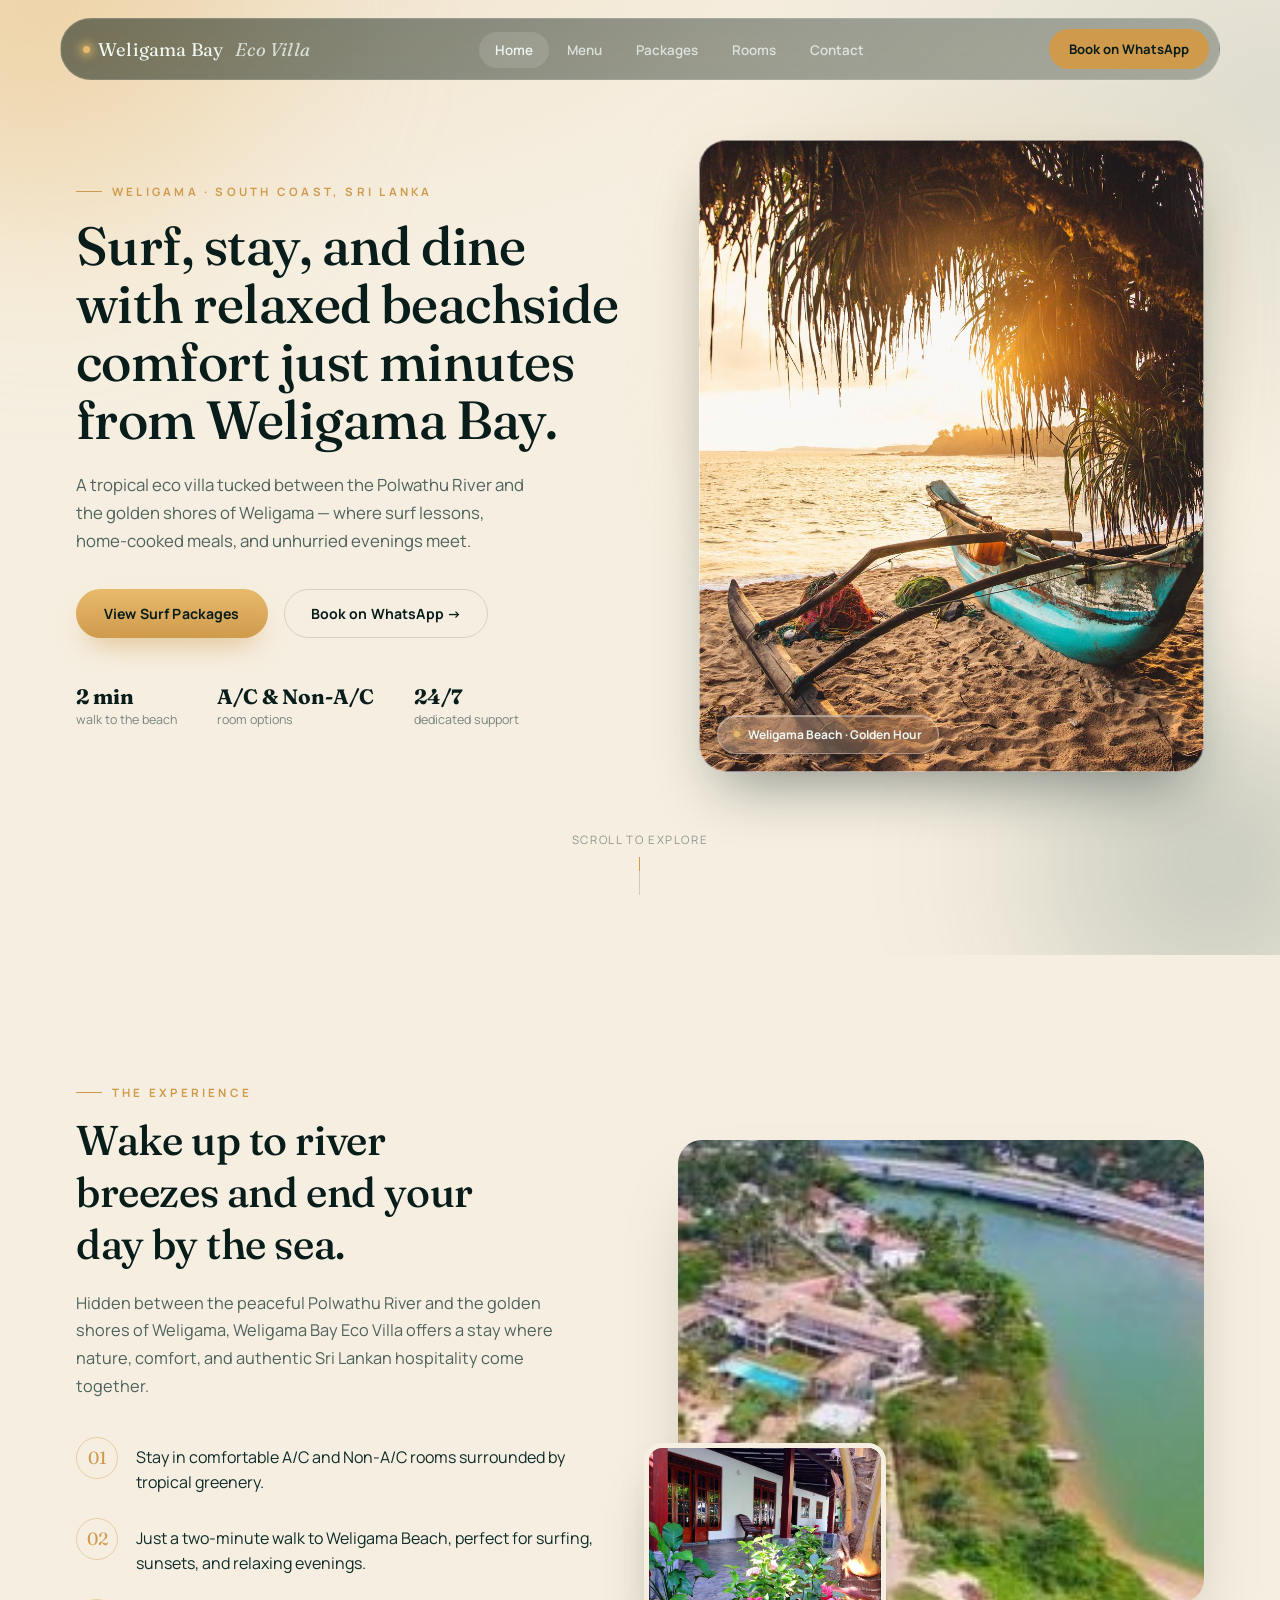
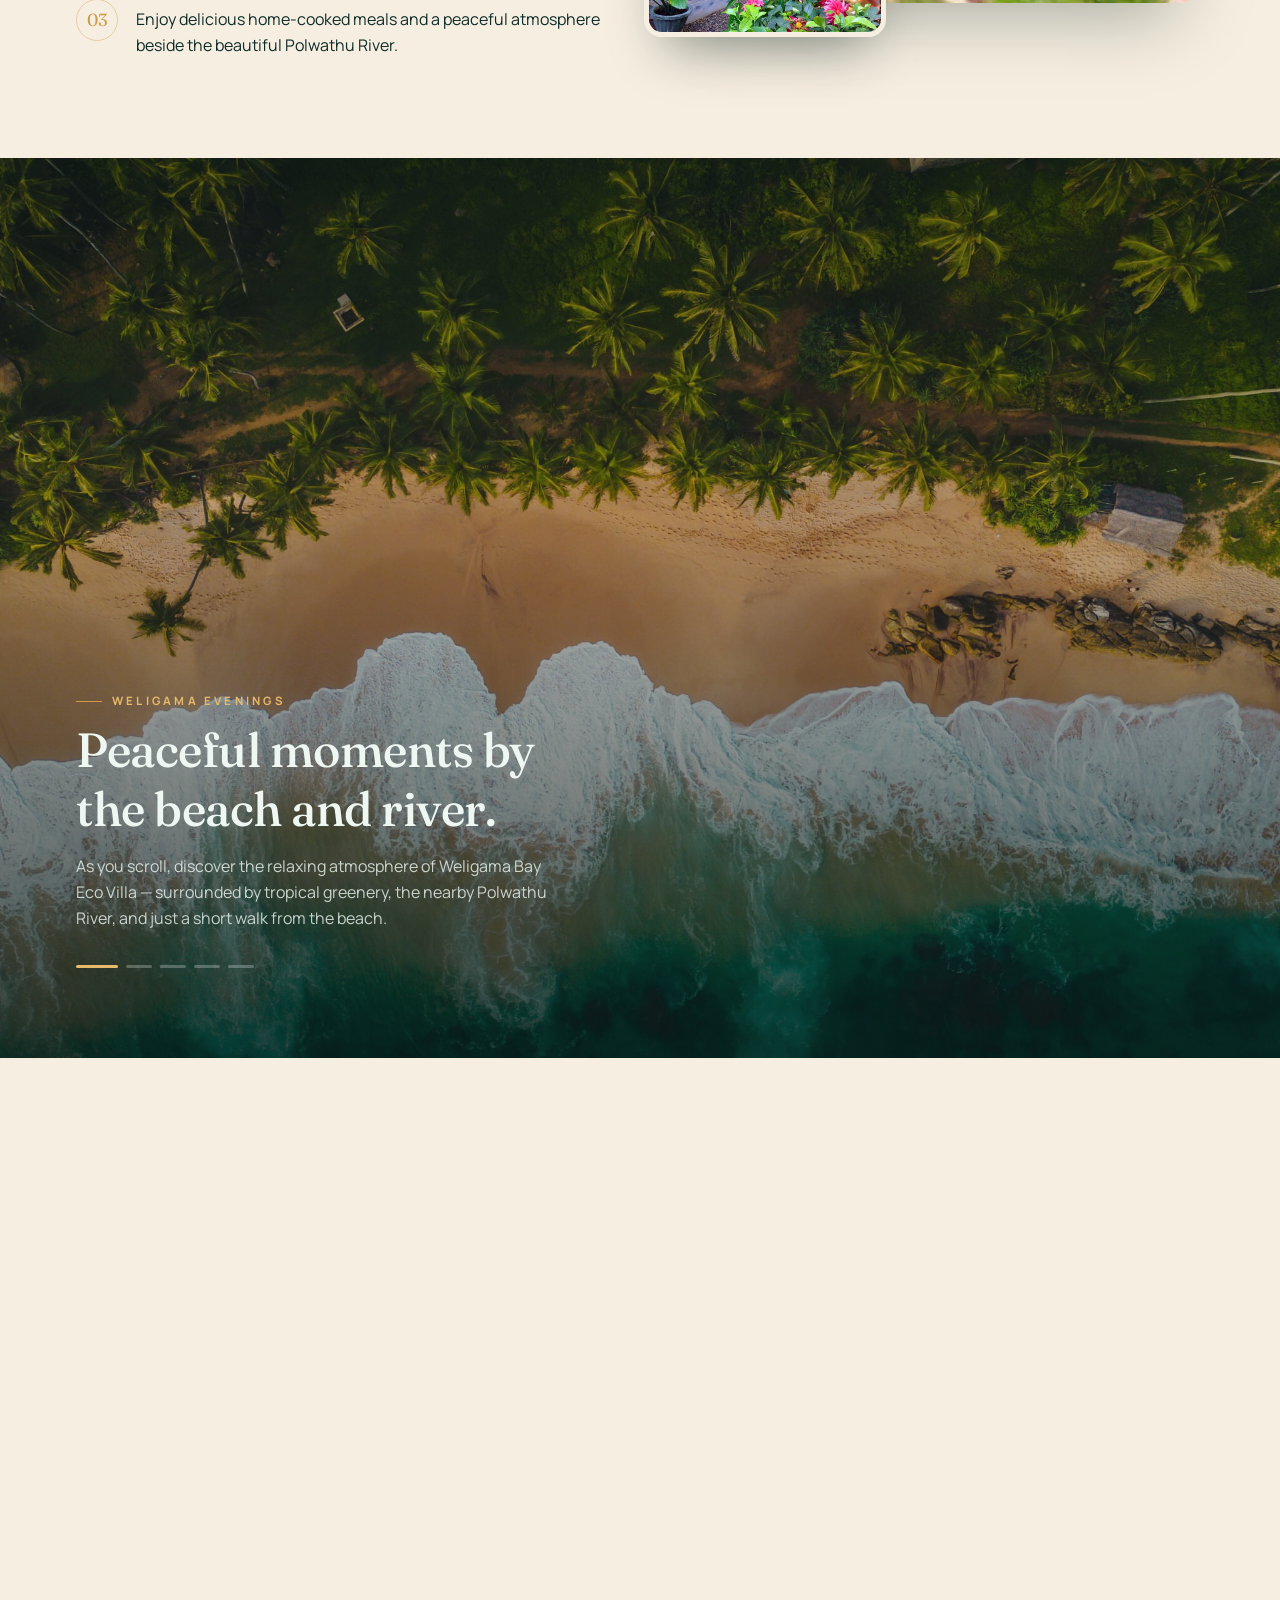
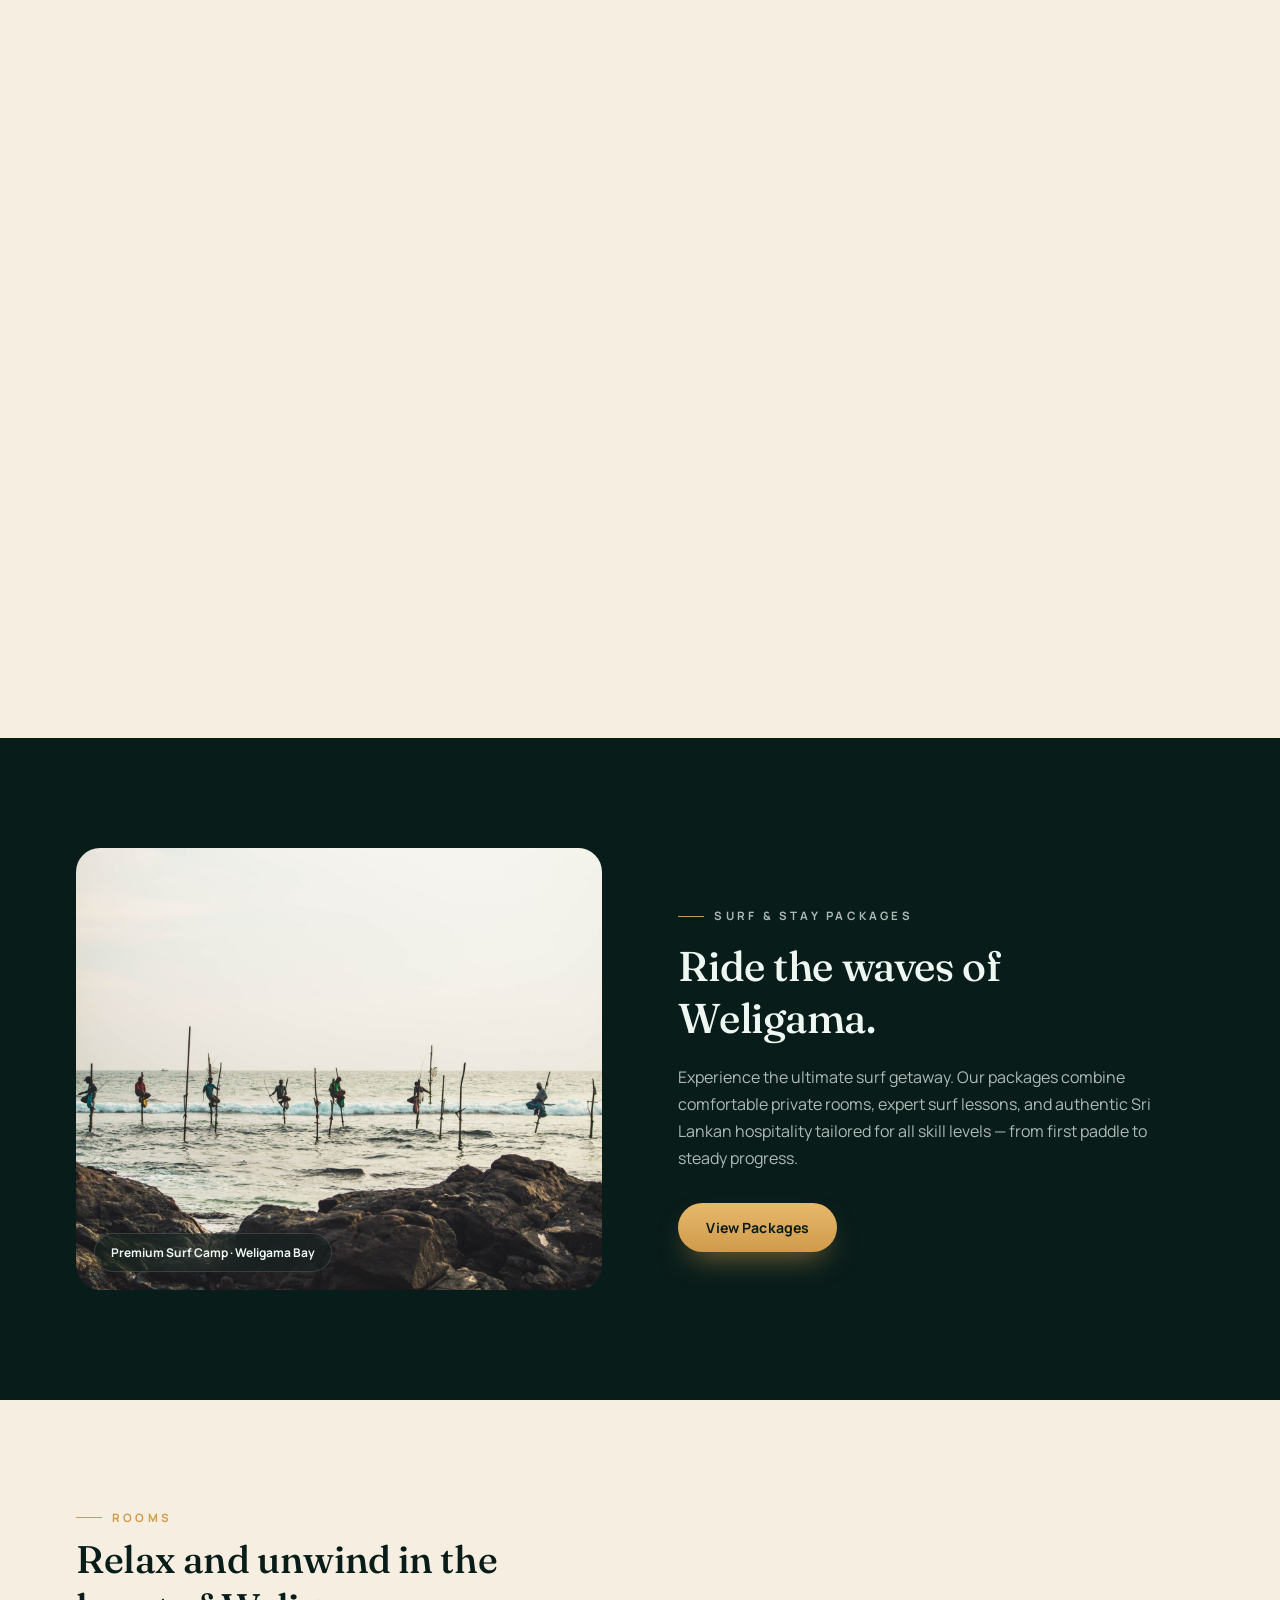
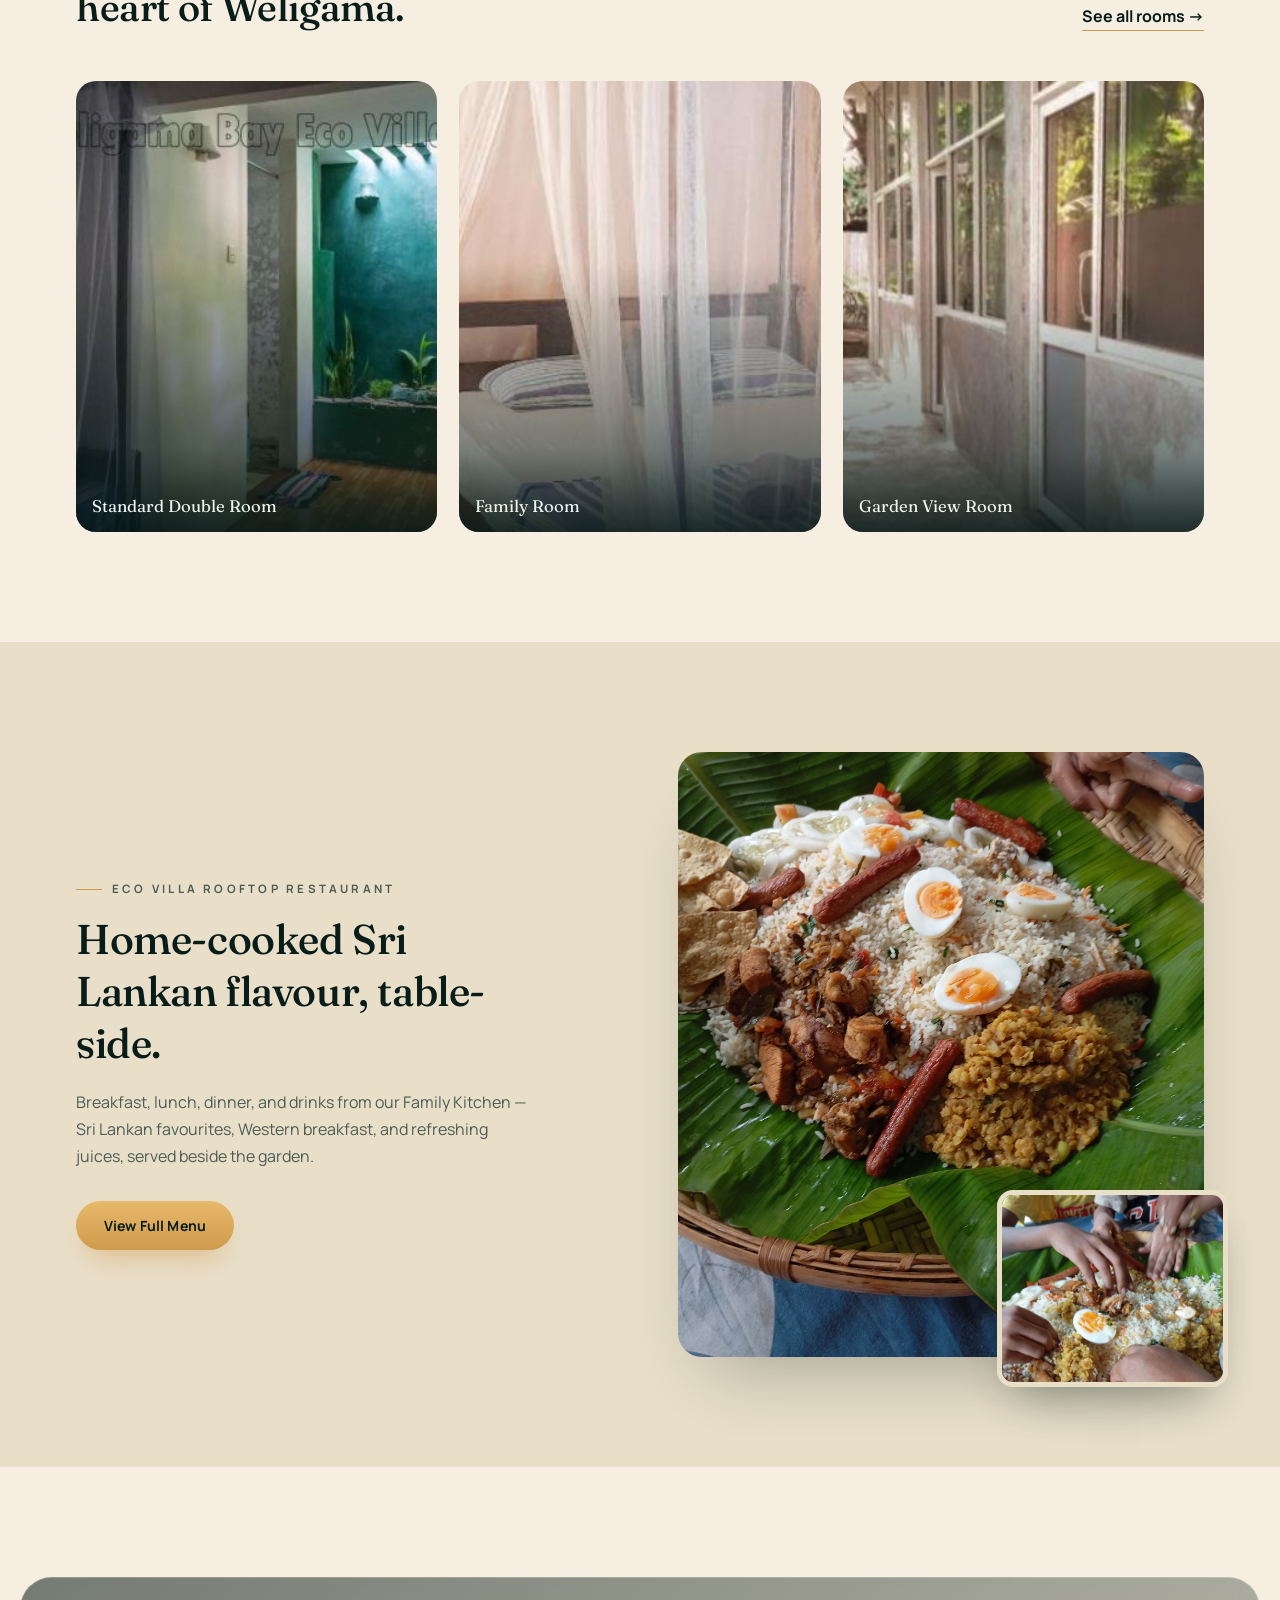
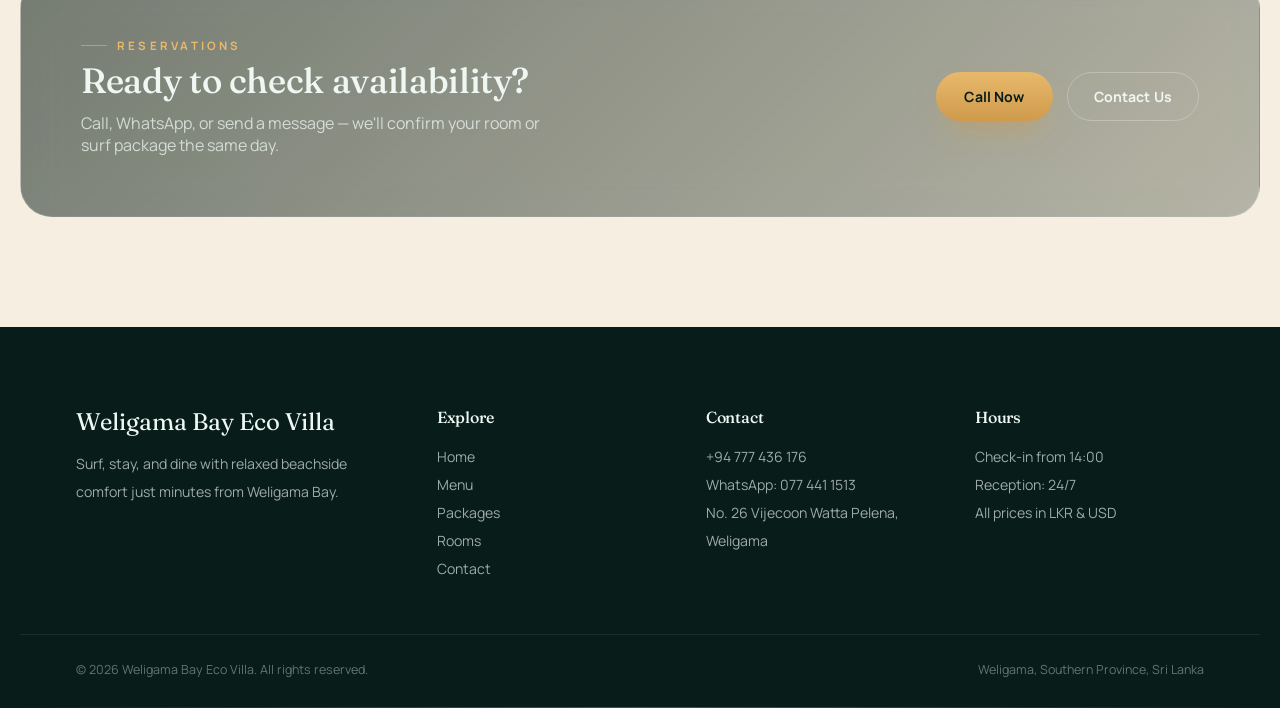
<file: index.html>
<!doctype html>
<html lang="en">
<head>
<meta charset="UTF-8" />
<meta name="viewport" content="width=device-width, initial-scale=1.0" />
<title>Weligama Bay Eco Villa — Surf, Stay & Dine by the Sea</title>
<meta name="description" content="Surf, stay, and dine with relaxed beachside comfort just minutes from Weligama Bay. Weligama Bay Eco Villa — rooms, surf packages, and home-cooked meals beside the Polwathu River." />
<link rel="preconnect" href="https://fonts.googleapis.com" />
<link rel="preconnect" href="https://fonts.gstatic.com" crossorigin />
<link href="https://fonts.googleapis.com/css2?family=Fraunces:ital,wght@0,400;0,500;0,600;1,500&family=Manrope:wght@400;500;600;700;800&display=swap" rel="stylesheet" />
<link rel="stylesheet" href="style.css" />
</head>
<body>
<div class="grain"></div>

<!-- ============ NAV ============ -->
<nav class="site-nav glass-dark" id="siteNav">
  <a href="index.html" class="nav-brand"><span class="dot"></span>Weligama Bay <em style="font-style:italic;opacity:.8;margin-left:4px;">Eco Villa</em></a>
  <ul class="nav-links">
    <li><a href="index.html" class="active">Home</a></li>
    <li><a href="menu.html">Menu</a></li>
    <li><a href="packages.html">Packages</a></li>
    <li><a href="rooms.html">Rooms</a></li>
    <li><a href="contact.html">Contact</a></li>
  </ul>
  <a href="https://wa.me/94774411513" class="nav-cta">Book on WhatsApp</a>
  <button class="nav-toggle" aria-label="Open menu">
    <svg class="icon-open" viewBox="0 0 24 24" fill="none" stroke="currentColor" stroke-width="2" stroke-linecap="round"><line x1="3" y1="6" x2="21" y2="6"/><line x1="3" y1="12" x2="21" y2="12"/><line x1="3" y1="18" x2="21" y2="18"/></svg>
    <svg class="icon-close" viewBox="0 0 24 24" fill="none" stroke="currentColor" stroke-width="2" stroke-linecap="round" style="display:none;"><line x1="18" y1="6" x2="6" y2="18"/><line x1="6" y1="6" x2="18" y2="18"/></svg>
  </button>
</nav>

<!-- ============ MOBILE DRAWER ============ -->
<div class="mobile-drawer">
  <div class="backdrop"></div>
  <div class="drawer-card glass-dark">
    <a href="index.html">Home</a>
    <a href="menu.html">Menu</a>
    <a href="packages.html">Packages</a>
    <a href="rooms.html">Rooms</a>
    <a href="contact.html">Contact</a>
    <a href="https://wa.me/94774411513" class="drawer-cta">Book on WhatsApp</a>
  </div>
</div>

<!-- ============ HERO ============ -->
<header class="hero">
  <div class="hero-blob b1"></div>
  <div class="hero-blob b2"></div>
  <div class="container hero-grid">
    <div class="hero-copy reveal in">
      <p class="eyebrow">Weligama · South Coast, Sri Lanka</p>
      <h1 class="hero-title">Surf, stay, and dine with relaxed beachside comfort just minutes from Weligama Bay.</h1>
      <p class="hero-sub">A tropical eco villa tucked between the Polwathu River and the golden shores of Weligama — where surf lessons, home-cooked meals, and unhurried evenings meet.</p>
      <div class="hero-actions">
        <a href="packages.html" class="btn btn-solid">View Surf Packages</a>
        <a href="https://wa.me/94774411513" class="btn btn-ghost" style="border:1px solid rgba(14,43,40,0.15); color:var(--lagoon-deep);">Book on WhatsApp →</a>
      </div>
      <div class="hero-stats">
        <div><strong>2 min</strong><span>walk to the beach</span></div>
        <div><strong>A/C &amp; Non-A/C</strong><span>room options</span></div>
        <div><strong>24/7</strong><span>dedicated support</span></div>
      </div>
    </div>

    <div class="hero-visual">
      <div class="boat-tilt">
        <div class="boat-glow"></div>
        <img src="assets/boat.jpg" alt="Traditional outrigger fishing boat on Weligama beach at sunset" />
        <div class="boat-badge glass">
          <span class="boat-badge-dot"></span>
          Weligama Beach · Golden Hour
        </div>
      </div>
    </div>
  </div>
  <div class="scroll-cue reveal">
    <span>Scroll to explore</span>
    <div class="scroll-line"><i></i></div>
  </div>
</header>

<!-- ============ THE EXPERIENCE ============ -->
<section class="experience">
  <div class="container experience-grid">
    <div class="experience-copy">
      <p class="eyebrow reveal">The Experience</p>
      <h2 class="reveal">Wake up to river breezes and end your day by the sea.</h2>
      <p class="experience-lead reveal">Hidden between the peaceful Polwathu River and the golden shores of Weligama, Weligama Bay Eco Villa offers a stay where nature, comfort, and authentic Sri Lankan hospitality come together.</p>

      <ol class="feature-list stagger">
        <li class="reveal">
          <span class="feature-num">01</span>
          <p>Stay in comfortable A/C and Non-A/C rooms surrounded by tropical greenery.</p>
        </li>
        <li class="reveal">
          <span class="feature-num">02</span>
          <p>Just a two-minute walk to Weligama Beach, perfect for surfing, sunsets, and relaxing evenings.</p>
        </li>
        <li class="reveal">
          <span class="feature-num">03</span>
          <p>Enjoy delicious home-cooked meals and a peaceful atmosphere beside the beautiful Polwathu River.</p>
        </li>
      </ol>
    </div>

    <div class="experience-frame reveal-scale">
      <img src="assets/aerial-villa.jpg" alt="Aerial view of Weligama Bay Eco Villa beside the river and beach" class="frame-main" />
      <img src="assets/garden-weligama-bay-eco.jpg" alt="Garden terrace at Weligama Bay Eco Villa" class="frame-float" />
    </div>
  </div>
</section>

<!-- ============ SCROLLYTELLING: WELIGAMA EVENINGS ============ -->
<section class="story">
  <div class="story-track">
    <div class="story-frame" style="background-image:url('assets/beach\ 1.jpg')"></div>
    <div class="story-frame" style="background-image:url('assets/koggala_stick_fishing.jpg')"></div>
    <div class="story-frame" style="background-image:url('assets/ambuluwawa\ 2.jpg')"></div>
    <div class="story-frame active" style="background-image:url('assets/forest\ road..jpg')"></div>
    <div class="story-frame" style="background-image:url('assets/bird\ view\ sigiriya\ village.jpg')"></div>

  </div>
  <div class="story-veil"></div>
  <div class="story-content container">
    <p class="eyebrow" style="color:var(--gold-bright)">Weligama Evenings</p>
    <h2>Peaceful moments by the beach and river.</h2>
    <p>As you scroll, discover the relaxing atmosphere of Weligama Bay Eco Villa — surrounded by tropical greenery, the nearby Polwathu River, and just a short walk from the beach.</p>
    <div class="story-dots">
      <span class="story-dot active"></span>
      <span class="story-dot"></span>
      <span class="story-dot"></span>
      <span class="story-dot"></span>
      <span class="story-dot"></span>
    </div>
  </div>
</section>

<!-- ============ SURF & STAY PACKAGES PREVIEW ============ -->
<section class="surf-preview">
  <div class="container surf-grid">
    <div class="surf-image reveal-scale">
      <img src="assets/koggala_stick_fishing.jpg" alt="Traditional stilt fishermen off the Weligama coast at sunset" />
      <div class="surf-tag glass-dark">Premium Surf Camp · Weligama Bay</div>
    </div>
    <div class="surf-copy">
      <p class="eyebrow reveal">Surf &amp; Stay Packages</p>
      <h2 class="reveal">Ride the waves of Weligama.</h2>
      <p class="reveal">Experience the ultimate surf getaway. Our packages combine comfortable private rooms, expert surf lessons, and authentic Sri Lankan hospitality tailored for all skill levels — from first paddle to steady progress.</p>
      <a href="packages.html" class="btn btn-solid reveal">View Packages</a>
    </div>
  </div>
</section>

<!-- ============ ROOMS PREVIEW ============ -->
<section class="rooms-preview">
  <div class="container">
    <div class="section-head">
      <div>
        <p class="eyebrow reveal">Rooms</p>
        <h2 class="reveal">Relax and unwind in the heart of Weligama.</h2>
      </div>
      <a href="rooms.html" class="btn-line reveal">See all rooms →</a>
    </div>
    <div class="rooms-grid-preview stagger">
      <a href="rooms.html" class="room-card reveal">
        <img src="assets/standard_double_room.jpg" alt="Standard Double Room" />
        <span>Standard Double Room</span>
      </a>
      <a href="rooms.html" class="room-card reveal">
        <img src="assets/familyroom.jpg" alt="Family Room" />
        <span>Family Room</span>
      </a>
      <a href="rooms.html" class="room-card reveal">
        <img src="assets/doubleroomwithgardenview.jpg" alt="Double Room with Garden View" />
        <span>Garden View Room</span>
      </a>
    </div>
  </div>
</section>

<!-- ============ FOOD TEASER ============ -->
<section class="food-teaser">
  <div class="container food-grid">
    <div class="food-copy">
      <p class="eyebrow reveal">Eco Villa Rooftop Restaurant</p>
      <h2 class="reveal">Home-cooked Sri Lankan flavour, table-side.</h2>
      <p class="reveal">Breakfast, lunch, dinner, and drinks from our Family Kitchen — Sri Lankan favourites, Western breakfast, and refreshing juices, served beside the garden.</p>
      <a href="menu.html" class="btn btn-solid reveal">View Full Menu</a>
    </div>
    <div class="food-photos reveal-scale">
      <img src="assets/rice-platter.jpg" alt="Traditional Sri Lankan rice and curry platter served on a banana leaf" class="food-main" />
      <img src="assets/food123.jpg" alt="Family sharing a rice and curry meal" class="food-small" />
    </div>
  </div>
</section>

<!-- ============ CTA STRIP ============ -->
<section class="cta-strip">
  <div class="container cta-inner glass-dark reveal-scale">
    <div>
      <p class="eyebrow" style="color:var(--gold-bright)">Reservations</p>
      <h2>Ready to check availability?</h2>
      <p style="margin-top:10px;max-width:46ch;color:rgba(238,247,242,0.75)">Call, WhatsApp, or send a message — we'll confirm your room or surf package the same day.</p>
    </div>
    <div class="cta-buttons">
      <a href="tel:+94777436176" class="btn btn-solid">Call Now</a>
      <a href="contact.html" class="btn btn-ghost" style="border:1px solid rgba(255,255,255,0.25)">Contact Us</a>
    </div>
  </div>
</section>

<!-- ============ FOOTER ============ -->
<footer class="site-footer">
  <div class="container footer-grid">
    <div>
      <div class="footer-brand">Weligama Bay Eco Villa</div>
      <p style="max-width:32ch">Surf, stay, and dine with relaxed beachside comfort just minutes from Weligama Bay.</p>
    </div>
    <div>
      <h4>Explore</h4>
      <a href="index.html">Home</a><br>
      <a href="menu.html">Menu</a><br>
      <a href="packages.html">Packages</a><br>
      <a href="rooms.html">Rooms</a><br>
      <a href="contact.html">Contact</a>
    </div>
    <div>
      <h4>Contact</h4>
      <a href="tel:+94777436176">+94 777 436 176</a><br>
      <a href="https://wa.me/94774411513">WhatsApp: 077 441 1513</a><br>
      <p>No. 26 Vijecoon Watta Pelena, Weligama</p>
    </div>
    <div>
      <h4>Hours</h4>
      <p>Check-in from 14:00</p>
      <p>Reception: 24/7</p>
      <p>All prices in LKR &amp; USD</p>
    </div>
  </div>
  <div class="container footer-bottom">
    <span>© 2026 Weligama Bay Eco Villa. All rights reserved.</span>
    <span>Weligama, Southern Province, Sri Lanka</span>
  </div>
</footer>

<script src="script.js"></script>
</body>
</html>
</file>
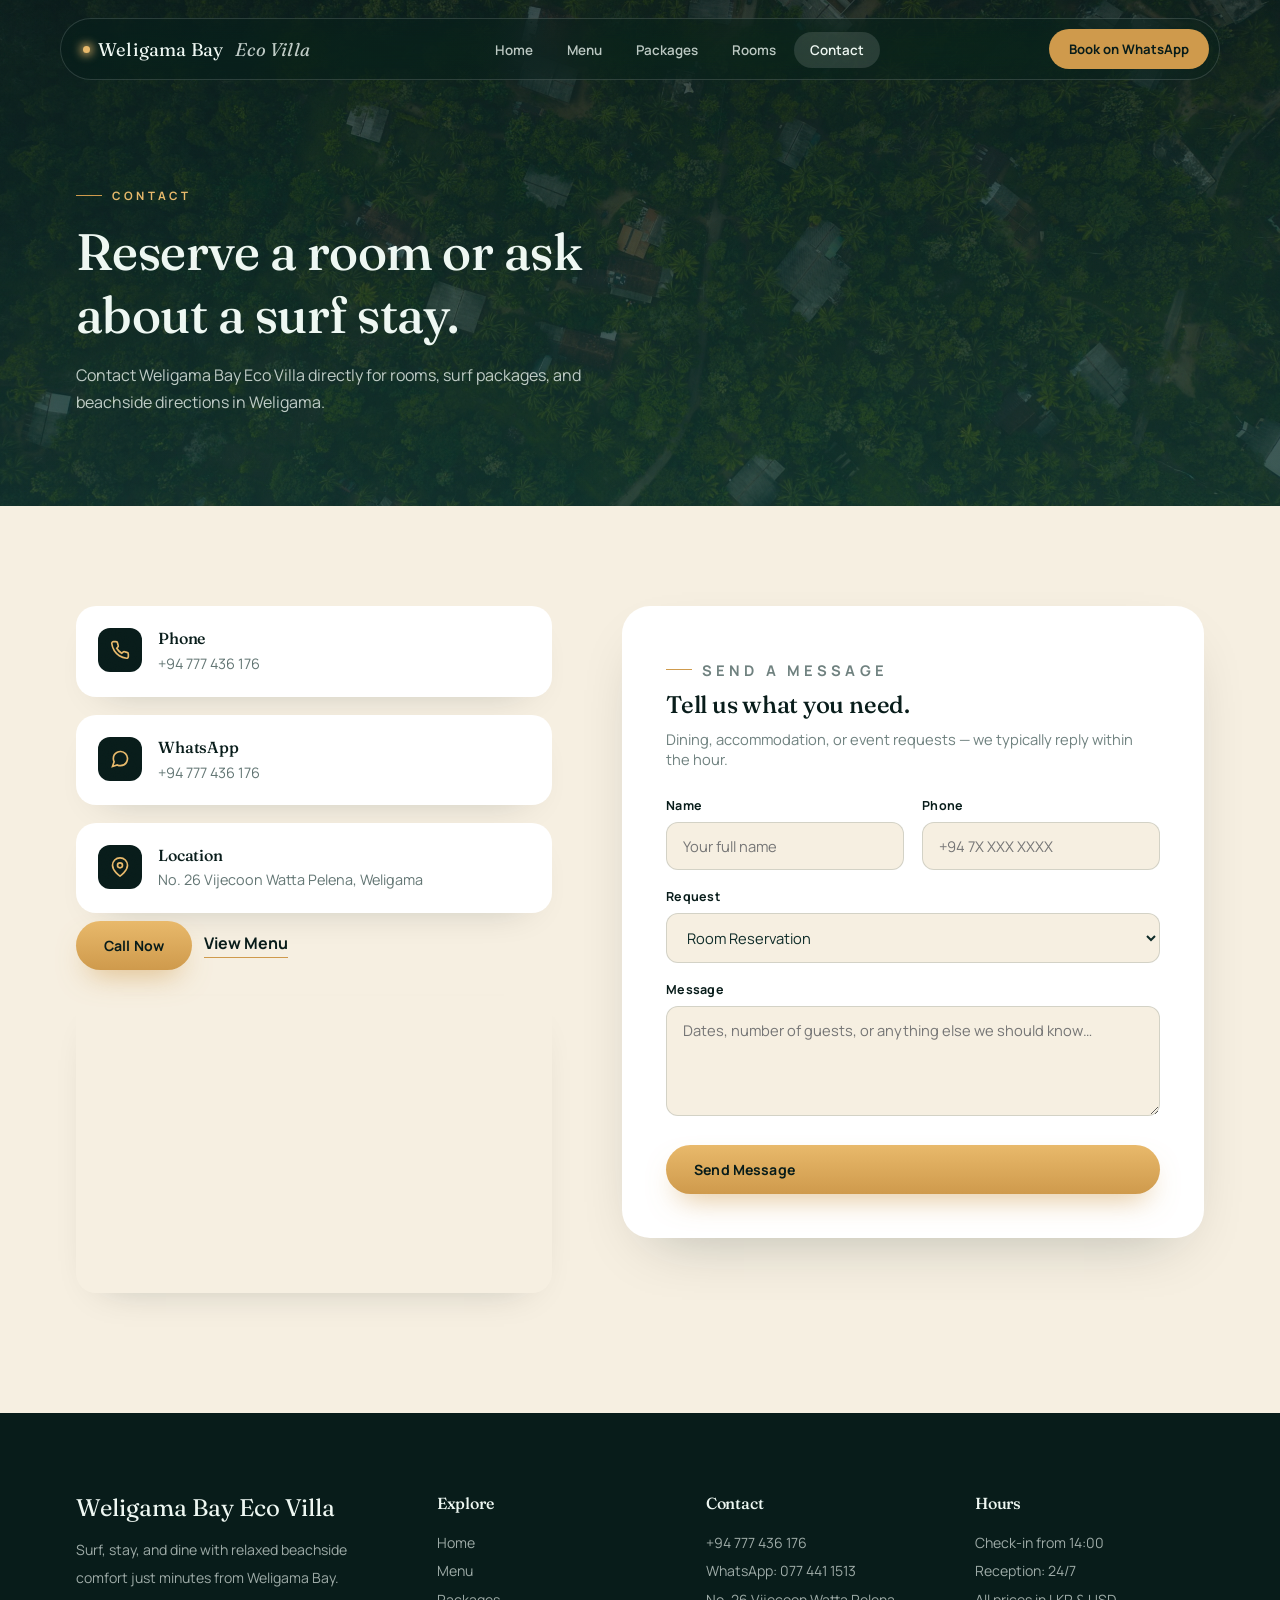
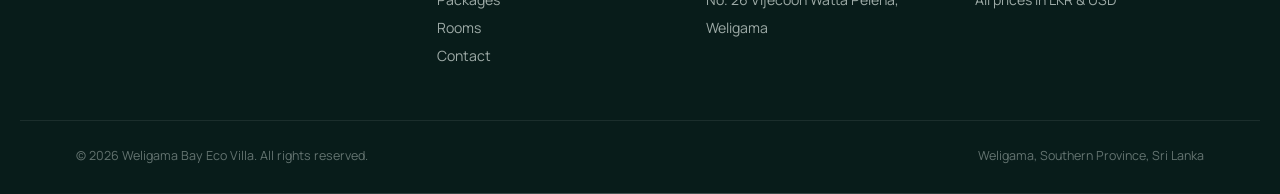
<file: contact.html>
<!doctype html>
<html lang="en">
<head>
<meta charset="UTF-8" />
<meta name="viewport" content="width=device-width, initial-scale=1.0" />
<title>Contact — Weligama Bay Eco Villa</title>
<meta name="description" content="Reserve a room or ask about a surf stay. Contact Weligama Bay Eco Villa directly for rooms, surf packages, and beachside directions in Weligama." />
<link rel="preconnect" href="https://fonts.googleapis.com" />
<link rel="preconnect" href="https://fonts.gstatic.com" crossorigin />
<link href="https://fonts.googleapis.com/css2?family=Fraunces:ital,wght@0,400;0,500;0,600;1,500&family=Manrope:wght@400;500;600;700;800&display=swap" rel="stylesheet" />
<link rel="stylesheet" href="style.css" />
<style>
  .contact-hero{
    position:relative; padding: 170px 0 90px; overflow:hidden;
    background: linear-gradient(180deg, var(--lagoon-deep), var(--lagoon) 140%);
    color:var(--foam);
  }
  .contact-hero::before{
    content:""; position:absolute; inset:0;
    background: url('assets/bird view sigiriya village.jpg') center/cover;
    opacity:0.22;
  }
  .contact-hero .container{ position:relative; z-index:1; }
  .contact-hero h1{ color:var(--foam); font-size:clamp(2.1rem,4.4vw,3.2rem); max-width:16ch; margin-top:14px; }
  .contact-hero p{ margin-top:16px; max-width:52ch; color:rgba(238,247,242,0.78); line-height:1.7; }

  .contact-main{ padding: 100px 0 120px; }
  .contact-grid{ display:grid; grid-template-columns: 0.9fr 1.1fr; gap: clamp(30px,6vw,70px); align-items:start; }

  .info-cards{ display:flex; flex-direction:column; gap:18px; }
  .info-card{
    display:flex; gap:16px; align-items:flex-start;
    padding: 22px 22px; border-radius:20px;
    background: #fff; box-shadow: 0 16px 40px -28px rgba(8,28,26,0.3);
  }
  .info-card .ico{
    width:44px; height:44px; min-width:44px; border-radius:12px;
    background: var(--lagoon-deep); color:var(--gold-bright);
    display:flex; align-items:center; justify-content:center;
  }
  .info-card h4{ font-size:1rem; margin-bottom:4px; }
  .info-card p, .info-card a{ font-size:0.9rem; color:rgba(14,43,40,0.65); line-height:1.5; }
  .info-card a:hover{ color:var(--ember); }

  .quick-actions{ display:flex; gap:12px; margin-top:8px; flex-wrap:wrap; }

  .map-frame{
    margin-top: 26px; border-radius:20px; overflow:hidden;
    aspect-ratio: 16/10;
    box-shadow: 0 16px 40px -28px rgba(8,28,26,0.3);
  }
  .map-frame iframe{ width:100%; height:100%; border:0; }

  .contact-form-card{
    padding: clamp(28px,4vw,44px); border-radius: 28px;
    background: #fff; box-shadow: 0 24px 60px -30px rgba(8,28,26,0.3);
  }
  .contact-form-card h2{ font-size:1.5rem; }
  .contact-form-card > p{ margin-top:10px; color:rgba(14,43,40,0.6); font-size:0.92rem; }
  .contact-form{ margin-top: 28px; display:flex; flex-direction:column; gap:18px; }
  .form-row{ display:grid; grid-template-columns:1fr 1fr; gap:18px; }
  .field label{ display:block; font-size:0.78rem; font-weight:700; letter-spacing:0.02em; margin-bottom:8px; color: var(--lagoon-deep); }
  .field input, .field select, .field textarea{
    width:100%; padding: 13px 16px; border-radius:12px;
    border: 1px solid rgba(14,43,40,0.15); background: var(--sand);
    font-family: inherit; font-size:0.92rem; color: var(--ink);
    transition: border-color 0.3s ease, box-shadow 0.3s ease;
  }
  .field input:focus, .field select:focus, .field textarea:focus{
    outline:none; border-color: var(--gold); box-shadow: 0 0 0 4px rgba(207,154,76,0.15);
  }
  .field textarea{ resize:vertical; min-height:110px; }
  .contact-form button[type="submit"]{
    margin-top:6px;
  }
  @media (max-width:900px){ .contact-grid{ grid-template-columns:1fr; } }
  @media (max-width:560px){ .form-row{ grid-template-columns:1fr; } }
</style>
</head>
<body>
<div class="grain"></div>

<nav class="site-nav glass-dark" id="siteNav">
  <a href="index.html" class="nav-brand"><span class="dot"></span>Weligama Bay <em style="font-style:italic;opacity:.8;margin-left:4px;">Eco Villa</em></a>
  <ul class="nav-links">
    <li><a href="index.html">Home</a></li>
    <li><a href="menu.html">Menu</a></li>
    <li><a href="packages.html">Packages</a></li>
    <li><a href="rooms.html">Rooms</a></li>
    <li><a href="contact.html" class="active">Contact</a></li>
  </ul>
  <a href="https://wa.me/94774411513" class="nav-cta">Book on WhatsApp</a>
  <button class="nav-toggle" aria-label="Open menu">
    <svg class="icon-open" viewBox="0 0 24 24" fill="none" stroke="currentColor" stroke-width="2" stroke-linecap="round"><line x1="3" y1="6" x2="21" y2="6"/><line x1="3" y1="12" x2="21" y2="12"/><line x1="3" y1="18" x2="21" y2="18"/></svg>
    <svg class="icon-close" viewBox="0 0 24 24" fill="none" stroke="currentColor" stroke-width="2" stroke-linecap="round" style="display:none;"><line x1="18" y1="6" x2="6" y2="18"/><line x1="6" y1="6" x2="18" y2="18"/></svg>
  </button>
</nav>

<div class="mobile-drawer">
  <div class="backdrop"></div>
  <div class="drawer-card glass-dark">
    <a href="index.html">Home</a>
    <a href="menu.html">Menu</a>
    <a href="packages.html">Packages</a>
    <a href="rooms.html">Rooms</a>
    <a href="contact.html">Contact</a>
    <a href="https://wa.me/94774411513" class="drawer-cta">Book on WhatsApp</a>
  </div>
</div>

<header class="contact-hero">
  <div class="container">
    <p class="eyebrow" style="color:var(--gold-bright)">Contact</p>
    <h1>Reserve a room or ask about a surf stay.</h1>
    <p>Contact Weligama Bay Eco Villa directly for rooms, surf packages, and beachside directions in Weligama.</p>
  </div>
</header>

<section class="contact-main">
  <div class="container contact-grid">

    <div class="reveal">
      <div class="info-cards">
        <div class="info-card">
          <div class="ico"><svg width="20" height="20" viewBox="0 0 24 24" fill="none" stroke="currentColor" stroke-width="2"><path d="M22 16.92v3a2 2 0 01-2.18 2 19.79 19.79 0 01-8.63-3.07 19.5 19.5 0 01-6-6 19.79 19.79 0 01-3.07-8.67A2 2 0 014.11 2h3a2 2 0 012 1.72c.12.9.35 1.78.68 2.62a2 2 0 01-.45 2.11L8.09 9.91a16 16 0 006 6l1.46-1.27a2 2 0 012.11-.45c.84.33 1.72.56 2.62.68A2 2 0 0122 16.92z"/></svg></div>
          <div>
            <h4>Phone</h4>
            <a href="tel:+94777436176">+94 777 436 176</a>
          </div>
        </div>
        <div class="info-card">
          <div class="ico"><svg width="20" height="20" viewBox="0 0 24 24" fill="none" stroke="currentColor" stroke-width="2"><path d="M21 11.5a8.38 8.38 0 01-.9 3.8 8.5 8.5 0 01-7.6 4.7 8.38 8.38 0 01-3.8-.9L3 21l1.9-5.7a8.38 8.38 0 01-.9-3.8 8.5 8.5 0 014.7-7.6 8.38 8.38 0 013.8-.9h.5a8.48 8.48 0 018 8v.5z"/></svg></div>
          <div>
            <h4>WhatsApp</h4>
            <a href="https://wa.me/94777436176">+94 777 436 176</a>
          </div>
        </div>
        <div class="info-card">
          <div class="ico"><svg width="20" height="20" viewBox="0 0 24 24" fill="none" stroke="currentColor" stroke-width="2"><path d="M21 10c0 7-9 13-9 13s-9-6-9-13a9 9 0 0118 0z"/><circle cx="12" cy="10" r="3"/></svg></div>
          <div>
            <h4>Location</h4>
            <p>No. 26 Vijecoon Watta Pelena, Weligama</p>
          </div>
        </div>
      </div>


      <div class="quick-actions">
        <a href="tel:+94777436176" class="btn btn-solid">Call Now</a>
        <a href="menu.html" class="btn-line" style="align-self:center;">View Menu</a>
      </div>

      <div class="map-frame">
        <iframe
          src="https://www.google.com/maps/embed?pb=!1m18!1m12!1m3!1d15872.836258315432!2d80.43506245541991!3d5.965916700000005!2m3!1f0!2f0!3f0!3m2!1i1024!2i768!4f13.1!3m3!1m2!1s0x3ae1155fada85aad%3A0x83dd6a30119337fa!2sWeligama%20Bay%20Eco%20Villa!5e0!3m2!1sen!2slk!4v1784487234140!5m2!1sen!2slk"
          loading="lazy"
          referrerpolicy="no-referrer-when-downgrade"
          title="Map location of Weligama Bay Eco Villa"></iframe>
      </div>
    </div>

    <div class="contact-form-card reveal-scale">
      <p class="eyebrow">Send a Message</p>
      <h2 style="margin-top:10px;">Tell us what you need.</h2>
      <p>Dining, accommodation, or event requests — we typically reply within the hour.</p>

      <form class="contact-form">
        <div class="form-row">
          <div class="field">
            <label for="name">Name</label>
            <input id="name" type="text" placeholder="Your full name" required />
          </div>
          <div class="field">
            <label for="phone">Phone</label>
            <input id="phone" type="tel" placeholder="+94 7X XXX XXXX" required />
          </div>
        </div>
        <div class="field">
          <label for="request">Request</label>
          <select id="request">
            <option>Room Reservation</option>
            <option>Surf &amp; Stay Package</option>
            <option>Dining / Event</option>
            <option>General Enquiry</option>
          </select>
        </div>
        <div class="field">
          <label for="message">Message</label>
          <textarea id="message" placeholder="Dates, number of guests, or anything else we should know…" required></textarea>
        </div>
        <button type="submit" class="btn btn-solid">Send Message</button>
      </form>
    </div>

  </div>
</section>

<footer class="site-footer">
  <div class="container footer-grid">
    <div>
      <div class="footer-brand">Weligama Bay Eco Villa</div>
      <p style="max-width:32ch">Surf, stay, and dine with relaxed beachside comfort just minutes from Weligama Bay.</p>
    </div>
    <div>
      <h4>Explore</h4>
      <a href="index.html">Home</a><br>
      <a href="menu.html">Menu</a><br>
      <a href="packages.html">Packages</a><br>
      <a href="rooms.html">Rooms</a><br>
      <a href="contact.html">Contact</a>
    </div>
    <div>
      <h4>Contact</h4>
      <a href="tel:+94777436176">+94 777 436 176</a><br>
      <a href="https://wa.me/94774411513">WhatsApp: 077 441 1513</a><br>
      <p>No. 26 Vijecoon Watta Pelena, Weligama</p>
    </div>
    <div>
      <h4>Hours</h4>
      <p>Check-in from 14:00</p>
      <p>Reception: 24/7</p>
      <p>All prices in LKR &amp; USD</p>
    </div>
  </div>
  <div class="container footer-bottom">
    <span>© 2026 Weligama Bay Eco Villa. All rights reserved.</span>
    <span>Weligama, Southern Province, Sri Lanka</span>
  </div>
</footer>

<script src="script.js"></script>
</body>
</html>
</file>
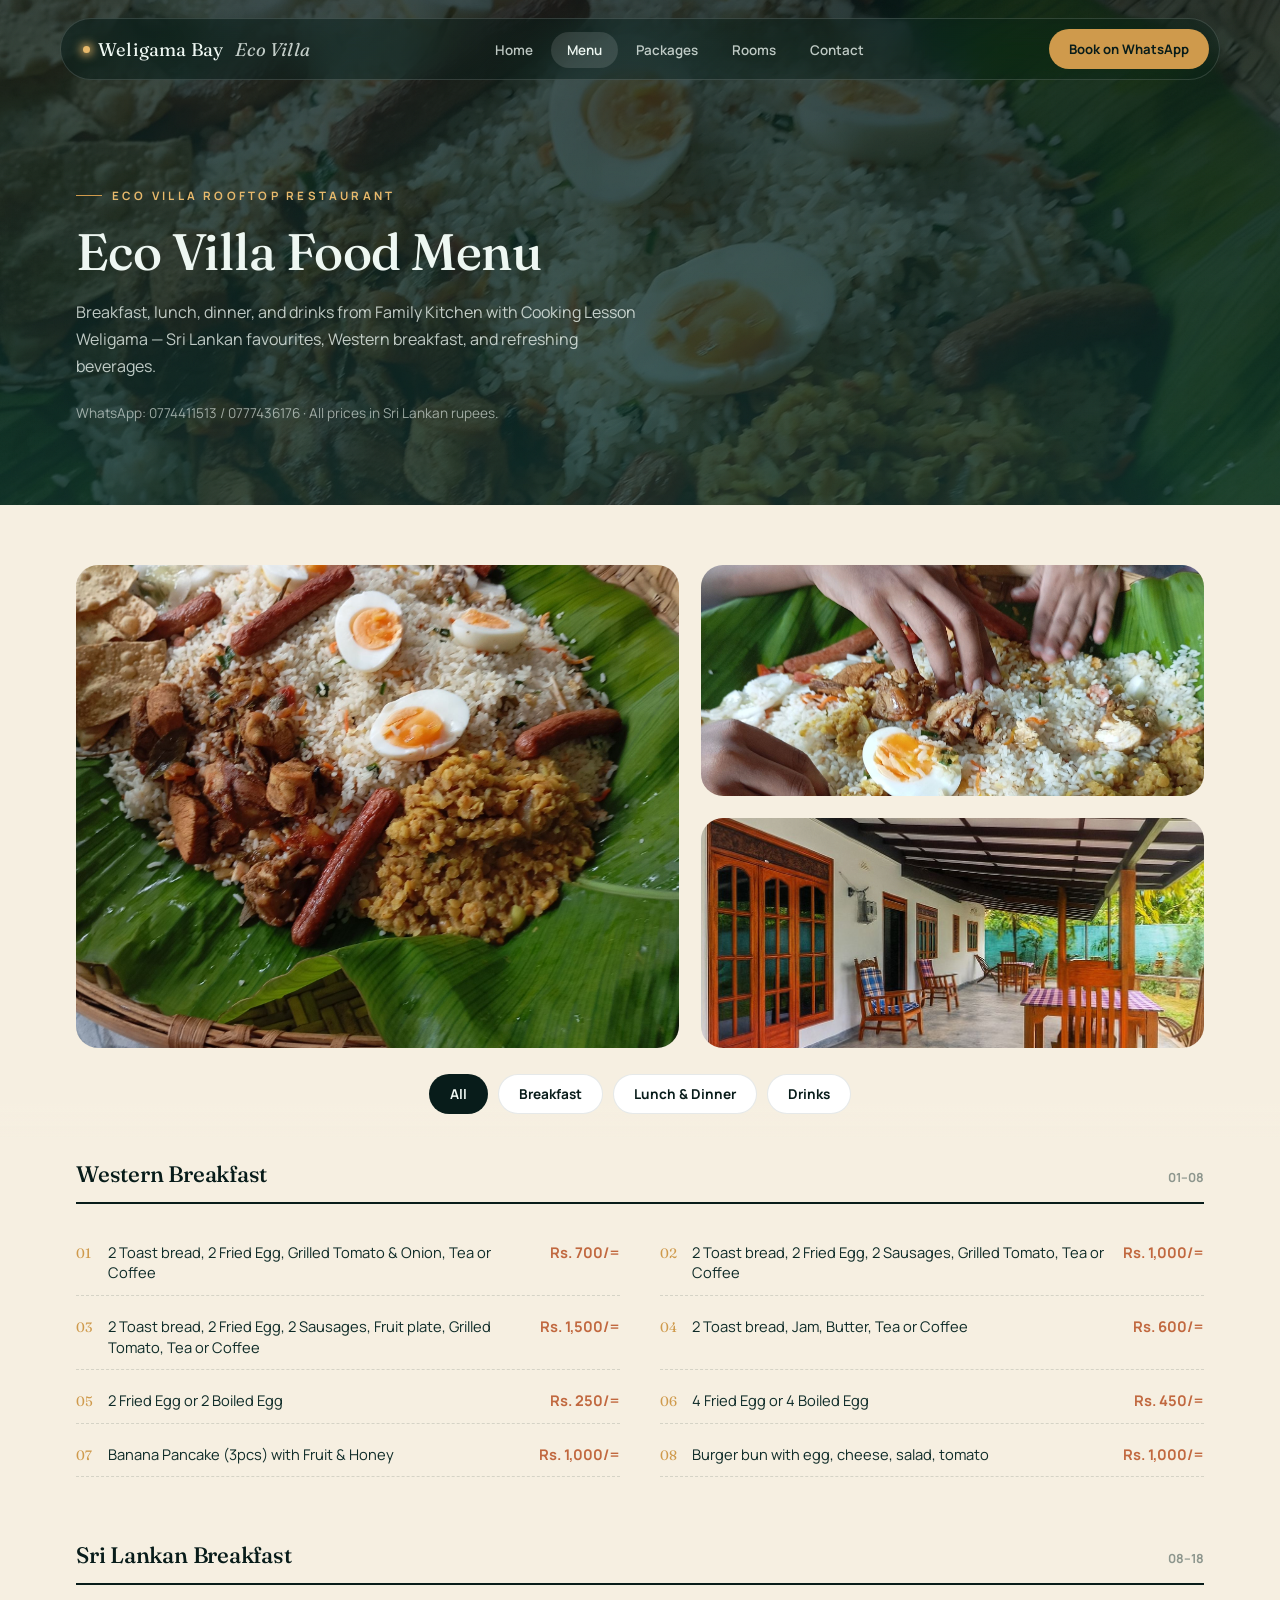
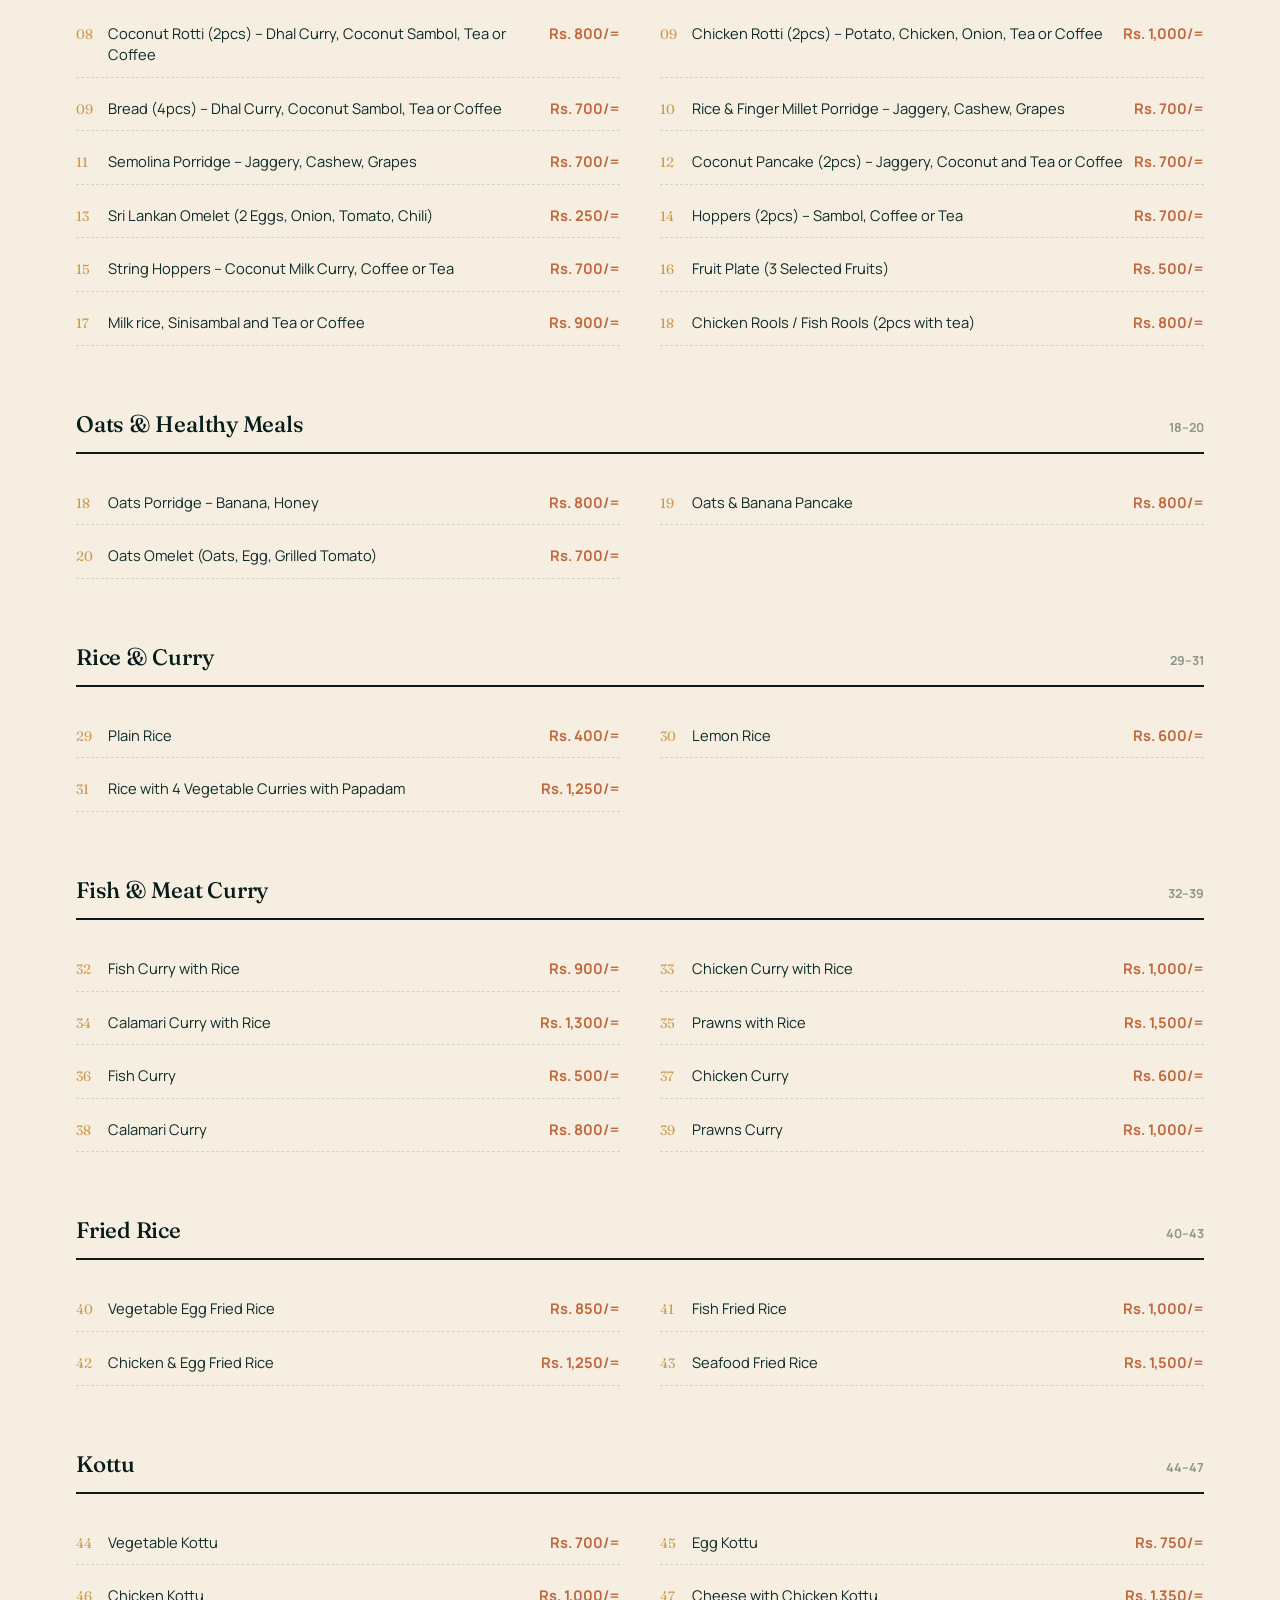
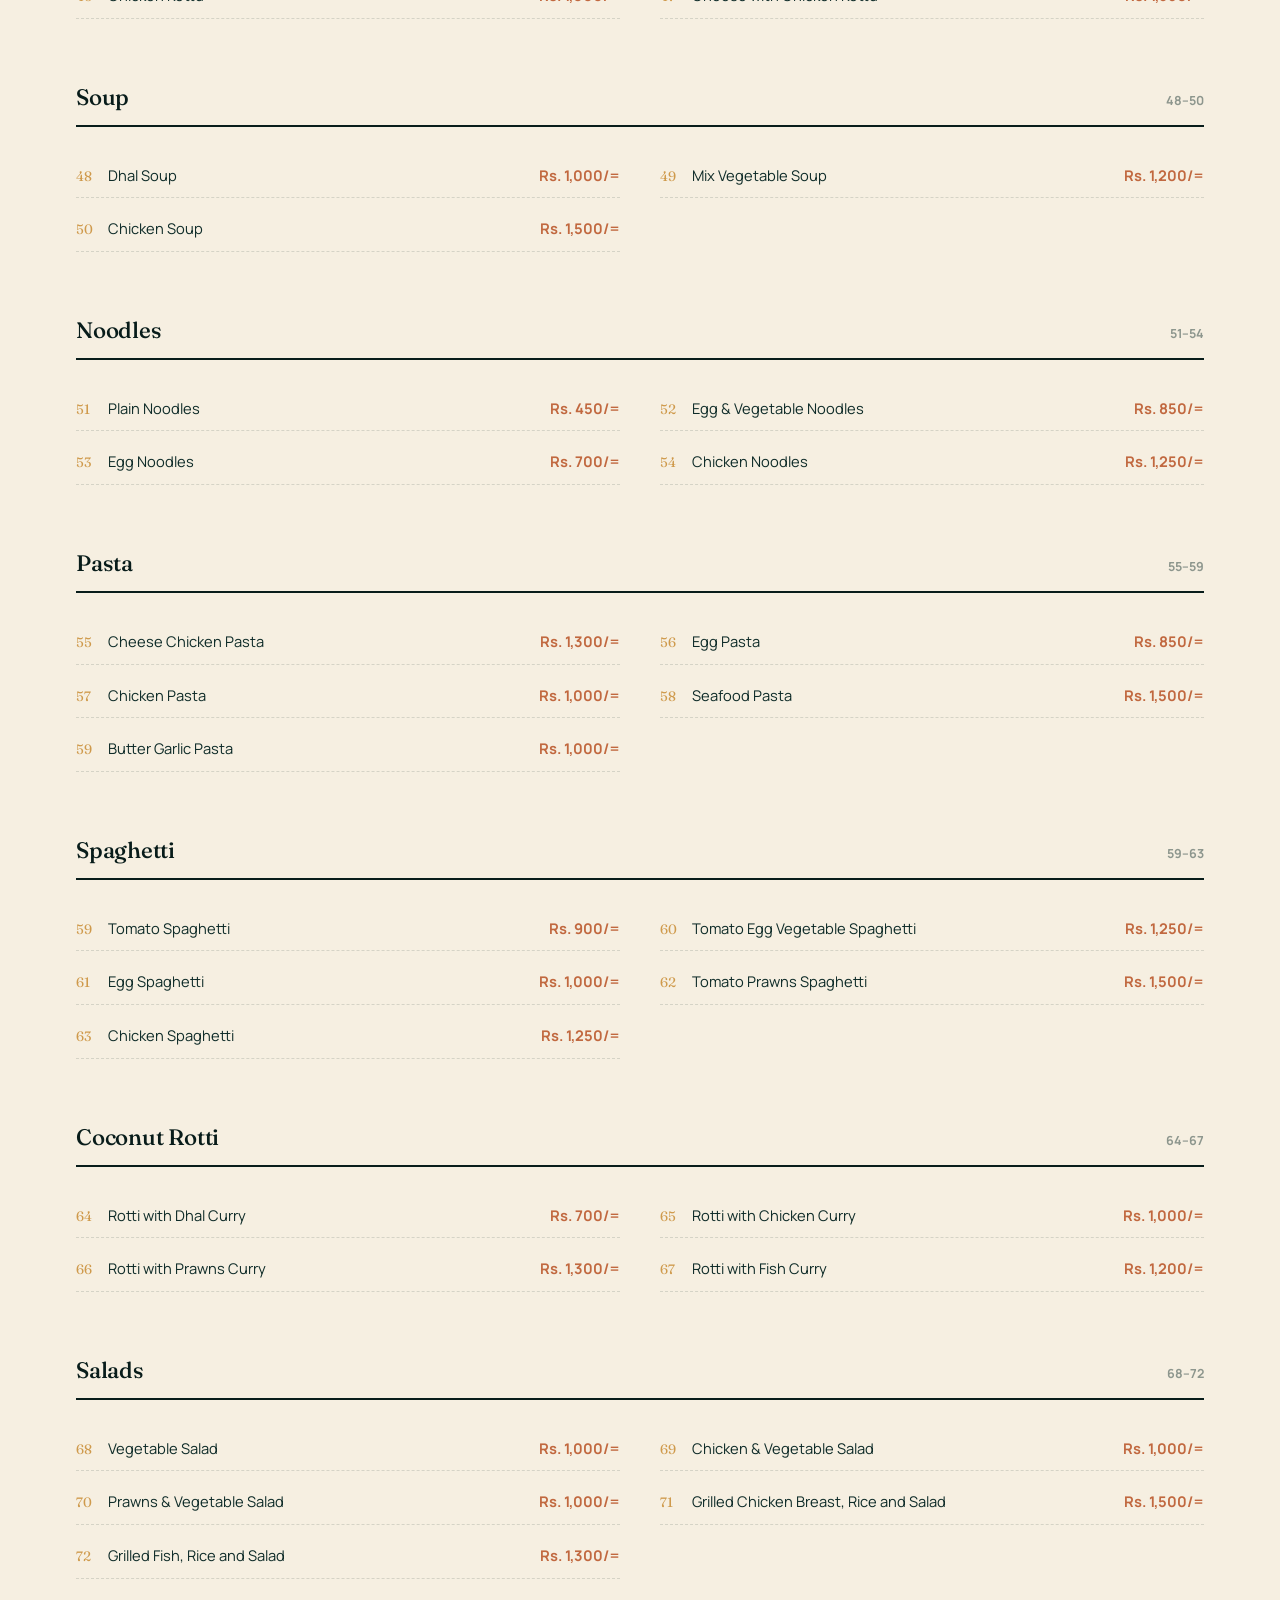
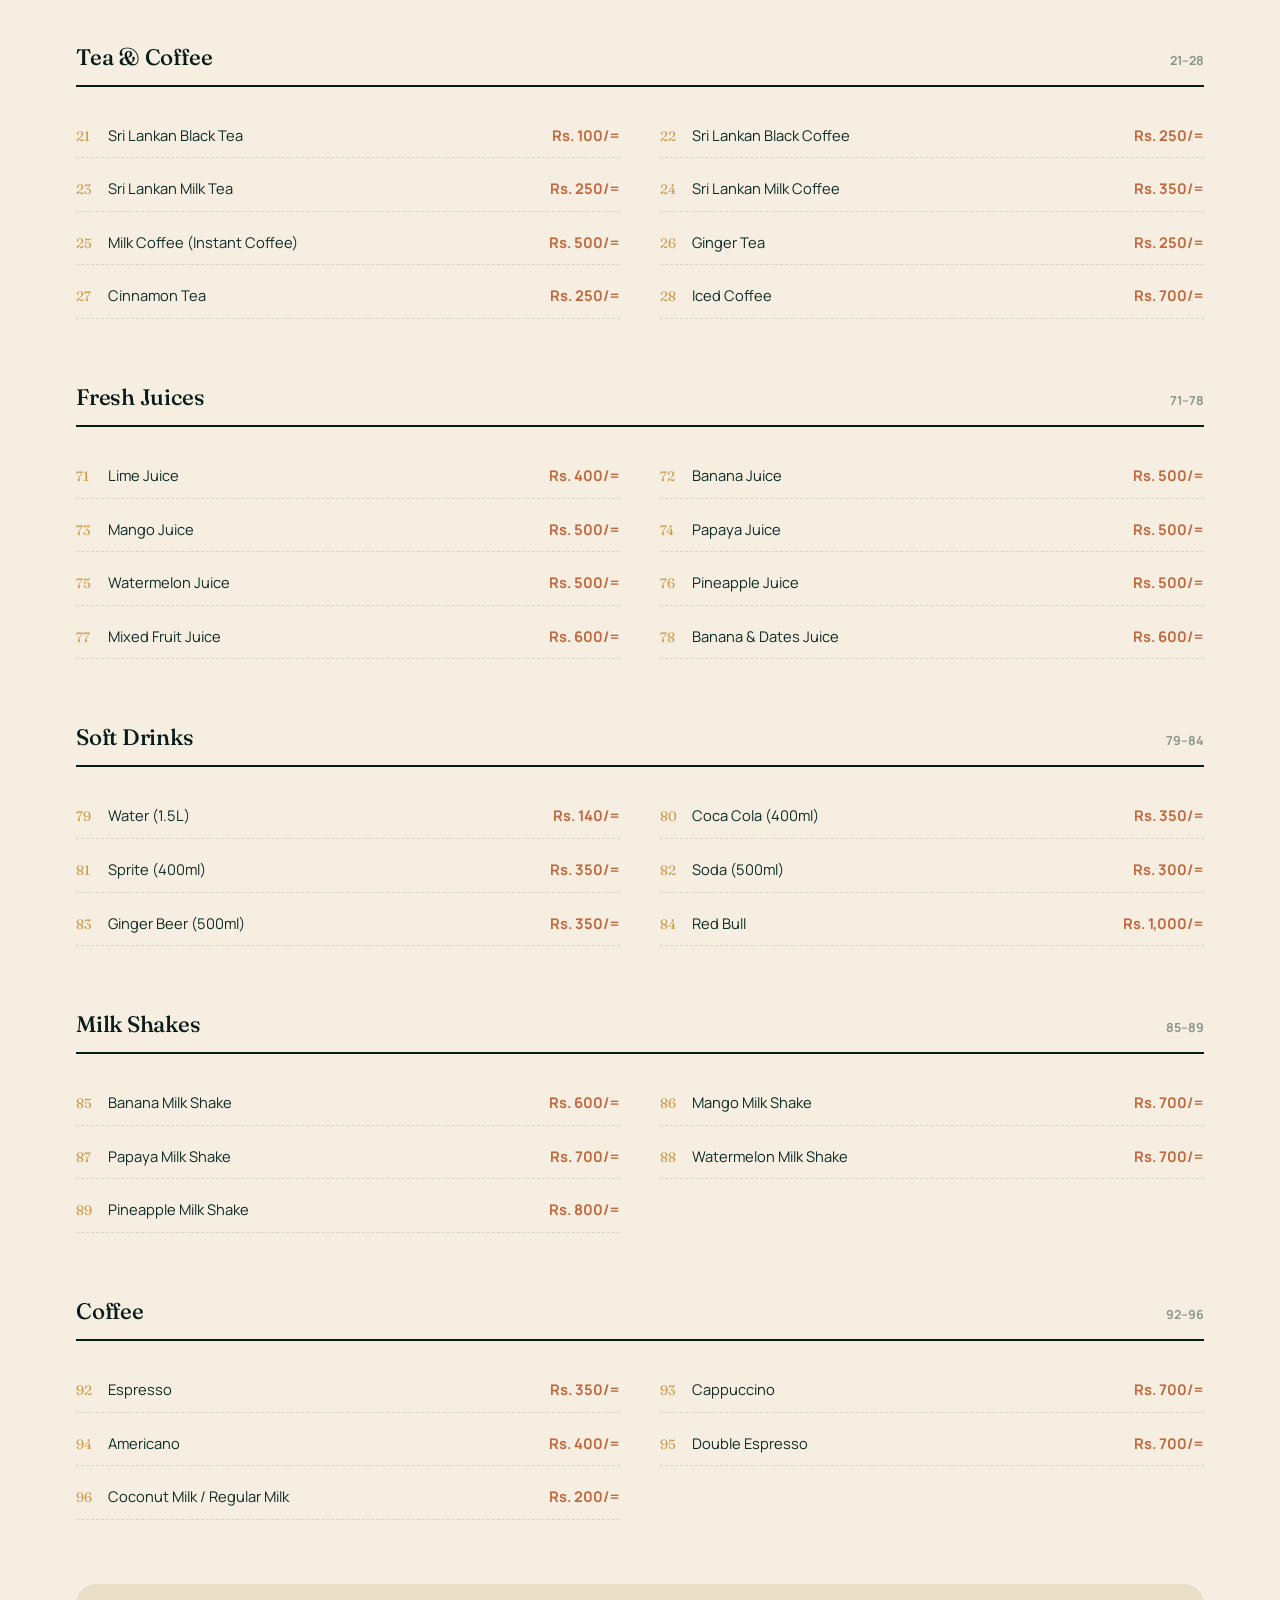
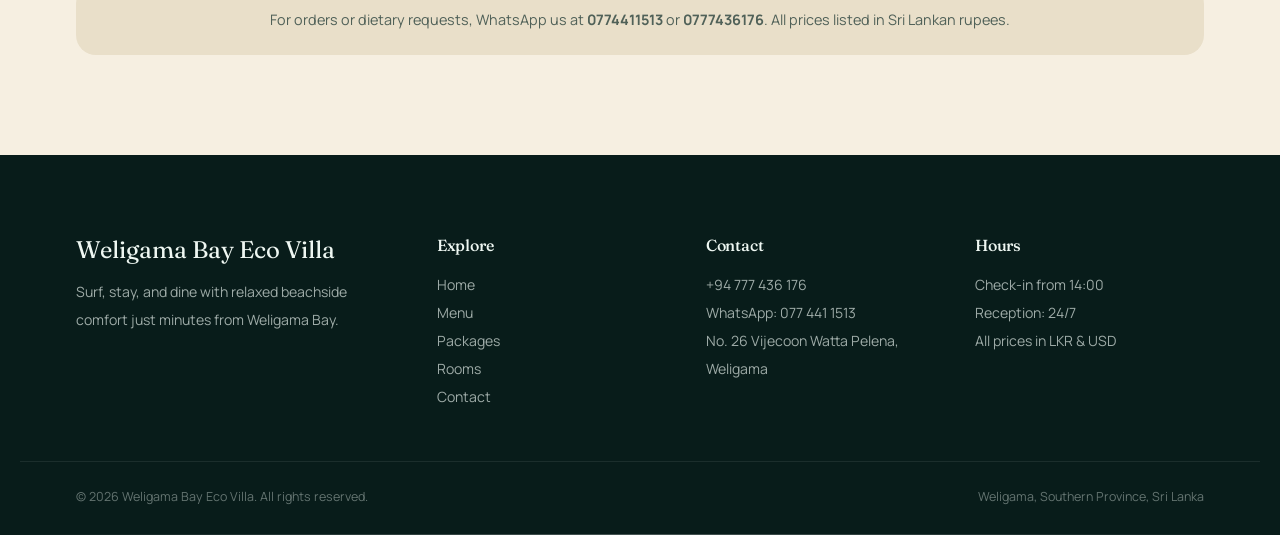
<file: menu.html>
<!doctype html>
<html lang="en">
<head>
<meta charset="UTF-8" />
<meta name="viewport" content="width=device-width, initial-scale=1.0" />
<title>Menu — Weligama Bay Eco Villa Rooftop Restaurant</title>
<meta name="description" content="Eco Villa Food Menu — breakfast, lunch, dinner, and drinks from Family Kitchen with Cooking Lesson Weligama. Sri Lankan favourites, Western breakfast, and refreshing beverages." />
<link rel="preconnect" href="https://fonts.googleapis.com" />
<link rel="preconnect" href="https://fonts.gstatic.com" crossorigin />
<link href="https://fonts.googleapis.com/css2?family=Fraunces:ital,wght@0,400;0,500;0,600;1,500&family=Manrope:wght@400;500;600;700;800&display=swap" rel="stylesheet" />
<link rel="stylesheet" href="style.css" />
<style>
  .menu-hero{
    position:relative; padding: 170px 0 80px; overflow:hidden;
    background: linear-gradient(180deg, var(--lagoon-deep), var(--lagoon) 130%);
    color: var(--foam);
  }
  .menu-hero::before{
    content:""; position:absolute; inset:0;
    background: url('assets/rice-platter.jpg') center 30%/cover;
    opacity:0.22;
  }
  .menu-hero .container{ position:relative; z-index:1; }
  .menu-hero h1{ color:var(--foam); font-size: clamp(2rem,4.4vw,3.2rem); max-width:18ch; margin-top:14px; }
  .menu-hero p{ margin-top:16px; max-width:56ch; color:rgba(238,247,242,0.78); line-height:1.7; }
  .menu-hero .contact-note{ margin-top:22px; font-size:0.85rem; color:rgba(238,247,242,0.6); }

  .menu-photos{ padding: 60px 0 0; }
  .menu-photos .container{ display:grid; grid-template-columns: 1.2fr 1fr; gap:22px; }
  .menu-photos img{ width:100%; height:100%; object-fit:cover; border-radius:22px; }
  .menu-photos .tall{ aspect-ratio: 5/4; }
  .menu-photos .small-stack{ display:grid; grid-template-rows: 1fr 1fr; gap:22px; }
  .menu-photos .small-stack img{ aspect-ratio: 5/2.2; }
  @media (max-width:760px){ .menu-photos .container{ grid-template-columns:1fr; } }

  .menu-filters{
    position: sticky; top: 92px; z-index: 40;
    display:flex; justify-content:center; gap:10px; flex-wrap:wrap;
    padding: 26px 0;
    background: linear-gradient(180deg, var(--sand) 60%, rgba(246,239,225,0));
  }
  .menu-filter{
    padding: 10px 20px; border-radius:999px; font-size:0.85rem; font-weight:700;
    background: #fff; color: var(--lagoon-deep); border: 1px solid rgba(14,43,40,0.1);
    transition: background 0.3s ease, color 0.3s ease, transform 0.3s ease;
  }
  .menu-filter:hover{ transform: translateY(-2px); }
  .menu-filter.active{ background: var(--lagoon-deep); color: var(--foam); }

  .menu-body{ padding: 20px 0 100px; }
  .menu-category{ margin-bottom: 64px; }
  .menu-category-head{ display:flex; align-items:baseline; justify-content:space-between; gap:16px; margin-bottom: 26px; border-bottom: 2px solid var(--lagoon-deep); padding-bottom:14px; }
  .menu-category-head h3{ font-size:1.4rem; }
  .menu-category-head span{ font-size:0.78rem; color:rgba(14,43,40,0.45); font-weight:700; }
  .menu-items{ display:grid; grid-template-columns: 1fr 1fr; gap: 8px 40px; }
  .menu-item{
    display:flex; align-items:baseline; gap:10px;
    padding: 12px 0; border-bottom: 1px dashed rgba(14,43,40,0.14);
  }
  .menu-item .num{ font-family: var(--font-display); font-size:0.85rem; color: var(--gold); min-width:22px; }
  .menu-item .name{ flex:1; font-size:0.92rem; line-height:1.4; }
  .menu-item .price{ font-weight:700; font-size:0.92rem; white-space:nowrap; color: var(--ember); }
  @media (max-width:760px){ .menu-items{ grid-template-columns: 1fr; } }

  .whatsapp-note{
    margin-top: 40px; text-align:center; padding: 26px; border-radius:20px;
    background: var(--sand-dim); font-size:0.9rem; color: rgba(14,43,40,0.7);
  }
</style>
</head>
<body>
<div class="grain"></div>

<nav class="site-nav glass-dark" id="siteNav">
  <a href="index.html" class="nav-brand"><span class="dot"></span>Weligama Bay <em style="font-style:italic;opacity:.8;margin-left:4px;">Eco Villa</em></a>
  <ul class="nav-links">
    <li><a href="index.html">Home</a></li>
    <li><a href="menu.html" class="active">Menu</a></li>
    <li><a href="packages.html">Packages</a></li>
    <li><a href="rooms.html">Rooms</a></li>
    <li><a href="contact.html">Contact</a></li>
  </ul>
  <a href="https://wa.me/94774411513" class="nav-cta">Book on WhatsApp</a>
  <button class="nav-toggle" aria-label="Open menu">
    <svg class="icon-open" viewBox="0 0 24 24" fill="none" stroke="currentColor" stroke-width="2" stroke-linecap="round"><line x1="3" y1="6" x2="21" y2="6"/><line x1="3" y1="12" x2="21" y2="12"/><line x1="3" y1="18" x2="21" y2="18"/></svg>
    <svg class="icon-close" viewBox="0 0 24 24" fill="none" stroke="currentColor" stroke-width="2" stroke-linecap="round" style="display:none;"><line x1="18" y1="6" x2="6" y2="18"/><line x1="6" y1="6" x2="18" y2="18"/></svg>
  </button>
</nav>

<div class="mobile-drawer">
  <div class="backdrop"></div>
  <div class="drawer-card glass-dark">
    <a href="index.html">Home</a>
    <a href="menu.html">Menu</a>
    <a href="packages.html">Packages</a>
    <a href="rooms.html">Rooms</a>
    <a href="contact.html">Contact</a>
    <a href="https://wa.me/94774411513" class="drawer-cta">Book on WhatsApp</a>
  </div>
</div>

<header class="menu-hero">
  <div class="container">
    <p class="eyebrow" style="color:var(--gold-bright)">Eco Villa Rooftop Restaurant</p>
    <h1>Eco Villa Food Menu</h1>
    <p>Breakfast, lunch, dinner, and drinks from Family Kitchen with Cooking Lesson Weligama — Sri Lankan favourites, Western breakfast, and refreshing beverages.</p>
    <p class="contact-note">WhatsApp: 0774411513 / 0777436176 · All prices in Sri Lankan rupees.</p>
  </div>
</header>

<section class="menu-photos">
  <div class="container">
    <img class="tall reveal-scale" src="assets/rice-platter.jpg" alt="Sri Lankan rice and curry platter with egg, sausage, and dhal, served on a banana leaf" />
    <div class="small-stack">
      <img class="reveal" src="assets/food123.jpg" alt="Family sharing a home-cooked rice and curry meal" />
      <img class="reveal" src="assets/porch.jpg" alt="Shaded dining veranda at Weligama Bay Eco Villa" />
    </div>
  </div>
</section>

<div class="menu-filters">
  <button class="menu-filter active" data-cat="all">All</button>
  <button class="menu-filter" data-cat="breakfast">Breakfast</button>
  <button class="menu-filter" data-cat="lunch">Lunch &amp; Dinner</button>
  <button class="menu-filter" data-cat="drinks">Drinks</button>
</div>

<section class="menu-body">
  <div class="container">

    <div class="menu-group" data-cat="breakfast">
      <div class="menu-category">
        <div class="menu-category-head"><h3>Western Breakfast</h3><span>01–08</span></div>
        <div class="menu-items">
          <div class="menu-item"><span class="num">01</span><span class="name">2 Toast bread, 2 Fried Egg, Grilled Tomato &amp; Onion, Tea or Coffee</span><span class="price">Rs. 700/=</span></div>
          <div class="menu-item"><span class="num">02</span><span class="name">2 Toast bread, 2 Fried Egg, 2 Sausages, Grilled Tomato, Tea or Coffee</span><span class="price">Rs. 1,000/=</span></div>
          <div class="menu-item"><span class="num">03</span><span class="name">2 Toast bread, 2 Fried Egg, 2 Sausages, Fruit plate, Grilled Tomato, Tea or Coffee</span><span class="price">Rs. 1,500/=</span></div>
          <div class="menu-item"><span class="num">04</span><span class="name">2 Toast bread, Jam, Butter, Tea or Coffee</span><span class="price">Rs. 600/=</span></div>
          <div class="menu-item"><span class="num">05</span><span class="name">2 Fried Egg or 2 Boiled Egg</span><span class="price">Rs. 250/=</span></div>
          <div class="menu-item"><span class="num">06</span><span class="name">4 Fried Egg or 4 Boiled Egg</span><span class="price">Rs. 450/=</span></div>
          <div class="menu-item"><span class="num">07</span><span class="name">Banana Pancake (3pcs) with Fruit &amp; Honey</span><span class="price">Rs. 1,000/=</span></div>
          <div class="menu-item"><span class="num">08</span><span class="name">Burger bun with egg, cheese, salad, tomato</span><span class="price">Rs. 1,000/=</span></div>
        </div>
      </div>

      <div class="menu-category">
        <div class="menu-category-head"><h3>Sri Lankan Breakfast</h3><span>08–18</span></div>
        <div class="menu-items">
          <div class="menu-item"><span class="num">08</span><span class="name">Coconut Rotti (2pcs) – Dhal Curry, Coconut Sambol, Tea or Coffee</span><span class="price">Rs. 800/=</span></div>
          <div class="menu-item"><span class="num">09</span><span class="name">Chicken Rotti (2pcs) – Potato, Chicken, Onion, Tea or Coffee</span><span class="price">Rs. 1,000/=</span></div>
          <div class="menu-item"><span class="num">09</span><span class="name">Bread (4pcs) – Dhal Curry, Coconut Sambol, Tea or Coffee</span><span class="price">Rs. 700/=</span></div>
          <div class="menu-item"><span class="num">10</span><span class="name">Rice &amp; Finger Millet Porridge – Jaggery, Cashew, Grapes</span><span class="price">Rs. 700/=</span></div>
          <div class="menu-item"><span class="num">11</span><span class="name">Semolina Porridge – Jaggery, Cashew, Grapes</span><span class="price">Rs. 700/=</span></div>
          <div class="menu-item"><span class="num">12</span><span class="name">Coconut Pancake (2pcs) – Jaggery, Coconut and Tea or Coffee</span><span class="price">Rs. 700/=</span></div>
          <div class="menu-item"><span class="num">13</span><span class="name">Sri Lankan Omelet (2 Eggs, Onion, Tomato, Chili)</span><span class="price">Rs. 250/=</span></div>
          <div class="menu-item"><span class="num">14</span><span class="name">Hoppers (2pcs) – Sambol, Coffee or Tea</span><span class="price">Rs. 700/=</span></div>
          <div class="menu-item"><span class="num">15</span><span class="name">String Hoppers – Coconut Milk Curry, Coffee or Tea</span><span class="price">Rs. 700/=</span></div>
          <div class="menu-item"><span class="num">16</span><span class="name">Fruit Plate (3 Selected Fruits)</span><span class="price">Rs. 500/=</span></div>
          <div class="menu-item"><span class="num">17</span><span class="name">Milk rice, Sinisambal and Tea or Coffee</span><span class="price">Rs. 900/=</span></div>
          <div class="menu-item"><span class="num">18</span><span class="name">Chicken Rools / Fish Rools (2pcs with tea)</span><span class="price">Rs. 800/=</span></div>
        </div>
      </div>

      <div class="menu-category">
        <div class="menu-category-head"><h3>Oats &amp; Healthy Meals</h3><span>18–20</span></div>
        <div class="menu-items">
          <div class="menu-item"><span class="num">18</span><span class="name">Oats Porridge – Banana, Honey</span><span class="price">Rs. 800/=</span></div>
          <div class="menu-item"><span class="num">19</span><span class="name">Oats &amp; Banana Pancake</span><span class="price">Rs. 800/=</span></div>
          <div class="menu-item"><span class="num">20</span><span class="name">Oats Omelet (Oats, Egg, Grilled Tomato)</span><span class="price">Rs. 700/=</span></div>
        </div>
      </div>
    </div>

    <div class="menu-group" data-cat="lunch">
      <div class="menu-category">
        <div class="menu-category-head"><h3>Rice &amp; Curry</h3><span>29–31</span></div>
        <div class="menu-items">
          <div class="menu-item"><span class="num">29</span><span class="name">Plain Rice</span><span class="price">Rs. 400/=</span></div>
          <div class="menu-item"><span class="num">30</span><span class="name">Lemon Rice</span><span class="price">Rs. 600/=</span></div>
          <div class="menu-item"><span class="num">31</span><span class="name">Rice with 4 Vegetable Curries with Papadam</span><span class="price">Rs. 1,250/=</span></div>
        </div>
      </div>

      <div class="menu-category">
        <div class="menu-category-head"><h3>Fish &amp; Meat Curry</h3><span>32–39</span></div>
        <div class="menu-items">
          <div class="menu-item"><span class="num">32</span><span class="name">Fish Curry with Rice</span><span class="price">Rs. 900/=</span></div>
          <div class="menu-item"><span class="num">33</span><span class="name">Chicken Curry with Rice</span><span class="price">Rs. 1,000/=</span></div>
          <div class="menu-item"><span class="num">34</span><span class="name">Calamari Curry with Rice</span><span class="price">Rs. 1,300/=</span></div>
          <div class="menu-item"><span class="num">35</span><span class="name">Prawns with Rice</span><span class="price">Rs. 1,500/=</span></div>
          <div class="menu-item"><span class="num">36</span><span class="name">Fish Curry</span><span class="price">Rs. 500/=</span></div>
          <div class="menu-item"><span class="num">37</span><span class="name">Chicken Curry</span><span class="price">Rs. 600/=</span></div>
          <div class="menu-item"><span class="num">38</span><span class="name">Calamari Curry</span><span class="price">Rs. 800/=</span></div>
          <div class="menu-item"><span class="num">39</span><span class="name">Prawns Curry</span><span class="price">Rs. 1,000/=</span></div>
        </div>
      </div>

      <div class="menu-category">
        <div class="menu-category-head"><h3>Fried Rice</h3><span>40–43</span></div>
        <div class="menu-items">
          <div class="menu-item"><span class="num">40</span><span class="name">Vegetable Egg Fried Rice</span><span class="price">Rs. 850/=</span></div>
          <div class="menu-item"><span class="num">41</span><span class="name">Fish Fried Rice</span><span class="price">Rs. 1,000/=</span></div>
          <div class="menu-item"><span class="num">42</span><span class="name">Chicken &amp; Egg Fried Rice</span><span class="price">Rs. 1,250/=</span></div>
          <div class="menu-item"><span class="num">43</span><span class="name">Seafood Fried Rice</span><span class="price">Rs. 1,500/=</span></div>
        </div>
      </div>

      <div class="menu-category">
        <div class="menu-category-head"><h3>Kottu</h3><span>44–47</span></div>
        <div class="menu-items">
          <div class="menu-item"><span class="num">44</span><span class="name">Vegetable Kottu</span><span class="price">Rs. 700/=</span></div>
          <div class="menu-item"><span class="num">45</span><span class="name">Egg Kottu</span><span class="price">Rs. 750/=</span></div>
          <div class="menu-item"><span class="num">46</span><span class="name">Chicken Kottu</span><span class="price">Rs. 1,000/=</span></div>
          <div class="menu-item"><span class="num">47</span><span class="name">Cheese with Chicken Kottu</span><span class="price">Rs. 1,350/=</span></div>
        </div>
      </div>

      <div class="menu-category">
        <div class="menu-category-head"><h3>Soup</h3><span>48–50</span></div>
        <div class="menu-items">
          <div class="menu-item"><span class="num">48</span><span class="name">Dhal Soup</span><span class="price">Rs. 1,000/=</span></div>
          <div class="menu-item"><span class="num">49</span><span class="name">Mix Vegetable Soup</span><span class="price">Rs. 1,200/=</span></div>
          <div class="menu-item"><span class="num">50</span><span class="name">Chicken Soup</span><span class="price">Rs. 1,500/=</span></div>
        </div>
      </div>

      <div class="menu-category">
        <div class="menu-category-head"><h3>Noodles</h3><span>51–54</span></div>
        <div class="menu-items">
          <div class="menu-item"><span class="num">51</span><span class="name">Plain Noodles</span><span class="price">Rs. 450/=</span></div>
          <div class="menu-item"><span class="num">52</span><span class="name">Egg &amp; Vegetable Noodles</span><span class="price">Rs. 850/=</span></div>
          <div class="menu-item"><span class="num">53</span><span class="name">Egg Noodles</span><span class="price">Rs. 700/=</span></div>
          <div class="menu-item"><span class="num">54</span><span class="name">Chicken Noodles</span><span class="price">Rs. 1,250/=</span></div>
        </div>
      </div>

      <div class="menu-category">
        <div class="menu-category-head"><h3>Pasta</h3><span>55–59</span></div>
        <div class="menu-items">
          <div class="menu-item"><span class="num">55</span><span class="name">Cheese Chicken Pasta</span><span class="price">Rs. 1,300/=</span></div>
          <div class="menu-item"><span class="num">56</span><span class="name">Egg Pasta</span><span class="price">Rs. 850/=</span></div>
          <div class="menu-item"><span class="num">57</span><span class="name">Chicken Pasta</span><span class="price">Rs. 1,000/=</span></div>
          <div class="menu-item"><span class="num">58</span><span class="name">Seafood Pasta</span><span class="price">Rs. 1,500/=</span></div>
          <div class="menu-item"><span class="num">59</span><span class="name">Butter Garlic Pasta</span><span class="price">Rs. 1,000/=</span></div>
        </div>
      </div>

      <div class="menu-category">
        <div class="menu-category-head"><h3>Spaghetti</h3><span>59–63</span></div>
        <div class="menu-items">
          <div class="menu-item"><span class="num">59</span><span class="name">Tomato Spaghetti</span><span class="price">Rs. 900/=</span></div>
          <div class="menu-item"><span class="num">60</span><span class="name">Tomato Egg Vegetable Spaghetti</span><span class="price">Rs. 1,250/=</span></div>
          <div class="menu-item"><span class="num">61</span><span class="name">Egg Spaghetti</span><span class="price">Rs. 1,000/=</span></div>
          <div class="menu-item"><span class="num">62</span><span class="name">Tomato Prawns Spaghetti</span><span class="price">Rs. 1,500/=</span></div>
          <div class="menu-item"><span class="num">63</span><span class="name">Chicken Spaghetti</span><span class="price">Rs. 1,250/=</span></div>
        </div>
      </div>

      <div class="menu-category">
        <div class="menu-category-head"><h3>Coconut Rotti</h3><span>64–67</span></div>
        <div class="menu-items">
          <div class="menu-item"><span class="num">64</span><span class="name">Rotti with Dhal Curry</span><span class="price">Rs. 700/=</span></div>
          <div class="menu-item"><span class="num">65</span><span class="name">Rotti with Chicken Curry</span><span class="price">Rs. 1,000/=</span></div>
          <div class="menu-item"><span class="num">66</span><span class="name">Rotti with Prawns Curry</span><span class="price">Rs. 1,300/=</span></div>
          <div class="menu-item"><span class="num">67</span><span class="name">Rotti with Fish Curry</span><span class="price">Rs. 1,200/=</span></div>
        </div>
      </div>

      <div class="menu-category">
        <div class="menu-category-head"><h3>Salads</h3><span>68–72</span></div>
        <div class="menu-items">
          <div class="menu-item"><span class="num">68</span><span class="name">Vegetable Salad</span><span class="price">Rs. 1,000/=</span></div>
          <div class="menu-item"><span class="num">69</span><span class="name">Chicken &amp; Vegetable Salad</span><span class="price">Rs. 1,000/=</span></div>
          <div class="menu-item"><span class="num">70</span><span class="name">Prawns &amp; Vegetable Salad</span><span class="price">Rs. 1,000/=</span></div>
          <div class="menu-item"><span class="num">71</span><span class="name">Grilled Chicken Breast, Rice and Salad</span><span class="price">Rs. 1,500/=</span></div>
          <div class="menu-item"><span class="num">72</span><span class="name">Grilled Fish, Rice and Salad</span><span class="price">Rs. 1,300/=</span></div>
        </div>
      </div>
    </div>

    <div class="menu-group" data-cat="drinks">
      <div class="menu-category">
        <div class="menu-category-head"><h3>Tea &amp; Coffee</h3><span>21–28</span></div>
        <div class="menu-items">
          <div class="menu-item"><span class="num">21</span><span class="name">Sri Lankan Black Tea</span><span class="price">Rs. 100/=</span></div>
          <div class="menu-item"><span class="num">22</span><span class="name">Sri Lankan Black Coffee</span><span class="price">Rs. 250/=</span></div>
          <div class="menu-item"><span class="num">23</span><span class="name">Sri Lankan Milk Tea</span><span class="price">Rs. 250/=</span></div>
          <div class="menu-item"><span class="num">24</span><span class="name">Sri Lankan Milk Coffee</span><span class="price">Rs. 350/=</span></div>
          <div class="menu-item"><span class="num">25</span><span class="name">Milk Coffee (Instant Coffee)</span><span class="price">Rs. 500/=</span></div>
          <div class="menu-item"><span class="num">26</span><span class="name">Ginger Tea</span><span class="price">Rs. 250/=</span></div>
          <div class="menu-item"><span class="num">27</span><span class="name">Cinnamon Tea</span><span class="price">Rs. 250/=</span></div>
          <div class="menu-item"><span class="num">28</span><span class="name">Iced Coffee</span><span class="price">Rs. 700/=</span></div>
        </div>
      </div>

      <div class="menu-category">
        <div class="menu-category-head"><h3>Fresh Juices</h3><span>71–78</span></div>
        <div class="menu-items">
          <div class="menu-item"><span class="num">71</span><span class="name">Lime Juice</span><span class="price">Rs. 400/=</span></div>
          <div class="menu-item"><span class="num">72</span><span class="name">Banana Juice</span><span class="price">Rs. 500/=</span></div>
          <div class="menu-item"><span class="num">73</span><span class="name">Mango Juice</span><span class="price">Rs. 500/=</span></div>
          <div class="menu-item"><span class="num">74</span><span class="name">Papaya Juice</span><span class="price">Rs. 500/=</span></div>
          <div class="menu-item"><span class="num">75</span><span class="name">Watermelon Juice</span><span class="price">Rs. 500/=</span></div>
          <div class="menu-item"><span class="num">76</span><span class="name">Pineapple Juice</span><span class="price">Rs. 500/=</span></div>
          <div class="menu-item"><span class="num">77</span><span class="name">Mixed Fruit Juice</span><span class="price">Rs. 600/=</span></div>
          <div class="menu-item"><span class="num">78</span><span class="name">Banana &amp; Dates Juice</span><span class="price">Rs. 600/=</span></div>
        </div>
      </div>

      <div class="menu-category">
        <div class="menu-category-head"><h3>Soft Drinks</h3><span>79–84</span></div>
        <div class="menu-items">
          <div class="menu-item"><span class="num">79</span><span class="name">Water (1.5L)</span><span class="price">Rs. 140/=</span></div>
          <div class="menu-item"><span class="num">80</span><span class="name">Coca Cola (400ml)</span><span class="price">Rs. 350/=</span></div>
          <div class="menu-item"><span class="num">81</span><span class="name">Sprite (400ml)</span><span class="price">Rs. 350/=</span></div>
          <div class="menu-item"><span class="num">82</span><span class="name">Soda (500ml)</span><span class="price">Rs. 300/=</span></div>
          <div class="menu-item"><span class="num">83</span><span class="name">Ginger Beer (500ml)</span><span class="price">Rs. 350/=</span></div>
          <div class="menu-item"><span class="num">84</span><span class="name">Red Bull</span><span class="price">Rs. 1,000/=</span></div>
        </div>
      </div>

      <div class="menu-category">
        <div class="menu-category-head"><h3>Milk Shakes</h3><span>85–89</span></div>
        <div class="menu-items">
          <div class="menu-item"><span class="num">85</span><span class="name">Banana Milk Shake</span><span class="price">Rs. 600/=</span></div>
          <div class="menu-item"><span class="num">86</span><span class="name">Mango Milk Shake</span><span class="price">Rs. 700/=</span></div>
          <div class="menu-item"><span class="num">87</span><span class="name">Papaya Milk Shake</span><span class="price">Rs. 700/=</span></div>
          <div class="menu-item"><span class="num">88</span><span class="name">Watermelon Milk Shake</span><span class="price">Rs. 700/=</span></div>
          <div class="menu-item"><span class="num">89</span><span class="name">Pineapple Milk Shake</span><span class="price">Rs. 800/=</span></div>
        </div>
      </div>

      <div class="menu-category">
        <div class="menu-category-head"><h3>Coffee</h3><span>92–96</span></div>
        <div class="menu-items">
          <div class="menu-item"><span class="num">92</span><span class="name">Espresso</span><span class="price">Rs. 350/=</span></div>
          <div class="menu-item"><span class="num">93</span><span class="name">Cappuccino</span><span class="price">Rs. 700/=</span></div>
          <div class="menu-item"><span class="num">94</span><span class="name">Americano</span><span class="price">Rs. 400/=</span></div>
          <div class="menu-item"><span class="num">95</span><span class="name">Double Espresso</span><span class="price">Rs. 700/=</span></div>
          <div class="menu-item"><span class="num">96</span><span class="name">Coconut Milk / Regular Milk</span><span class="price">Rs. 200/=</span></div>
        </div>
      </div>
    </div>

    <div class="whatsapp-note">
      For orders or dietary requests, WhatsApp us at <strong>0774411513</strong> or <strong>0777436176</strong>. All prices listed in Sri Lankan rupees.
    </div>

  </div>
</section>

<footer class="site-footer">
  <div class="container footer-grid">
    <div>
      <div class="footer-brand">Weligama Bay Eco Villa</div>
      <p style="max-width:32ch">Surf, stay, and dine with relaxed beachside comfort just minutes from Weligama Bay.</p>
    </div>
    <div>
      <h4>Explore</h4>
      <a href="index.html">Home</a><br>
      <a href="menu.html">Menu</a><br>
      <a href="packages.html">Packages</a><br>
      <a href="rooms.html">Rooms</a><br>
      <a href="contact.html">Contact</a>
    </div>
    <div>
      <h4>Contact</h4>
      <a href="tel:+94777436176">+94 777 436 176</a><br>
      <a href="https://wa.me/94774411513">WhatsApp: 077 441 1513</a><br>
      <p>No. 26 Vijecoon Watta Pelena, Weligama</p>
    </div>
    <div>
      <h4>Hours</h4>
      <p>Check-in from 14:00</p>
      <p>Reception: 24/7</p>
      <p>All prices in LKR &amp; USD</p>
    </div>
  </div>
  <div class="container footer-bottom">
    <span>© 2026 Weligama Bay Eco Villa. All rights reserved.</span>
    <span>Weligama, Southern Province, Sri Lanka</span>
  </div>
</footer>

<script src="script.js"></script>
</body>
</html>
</file>
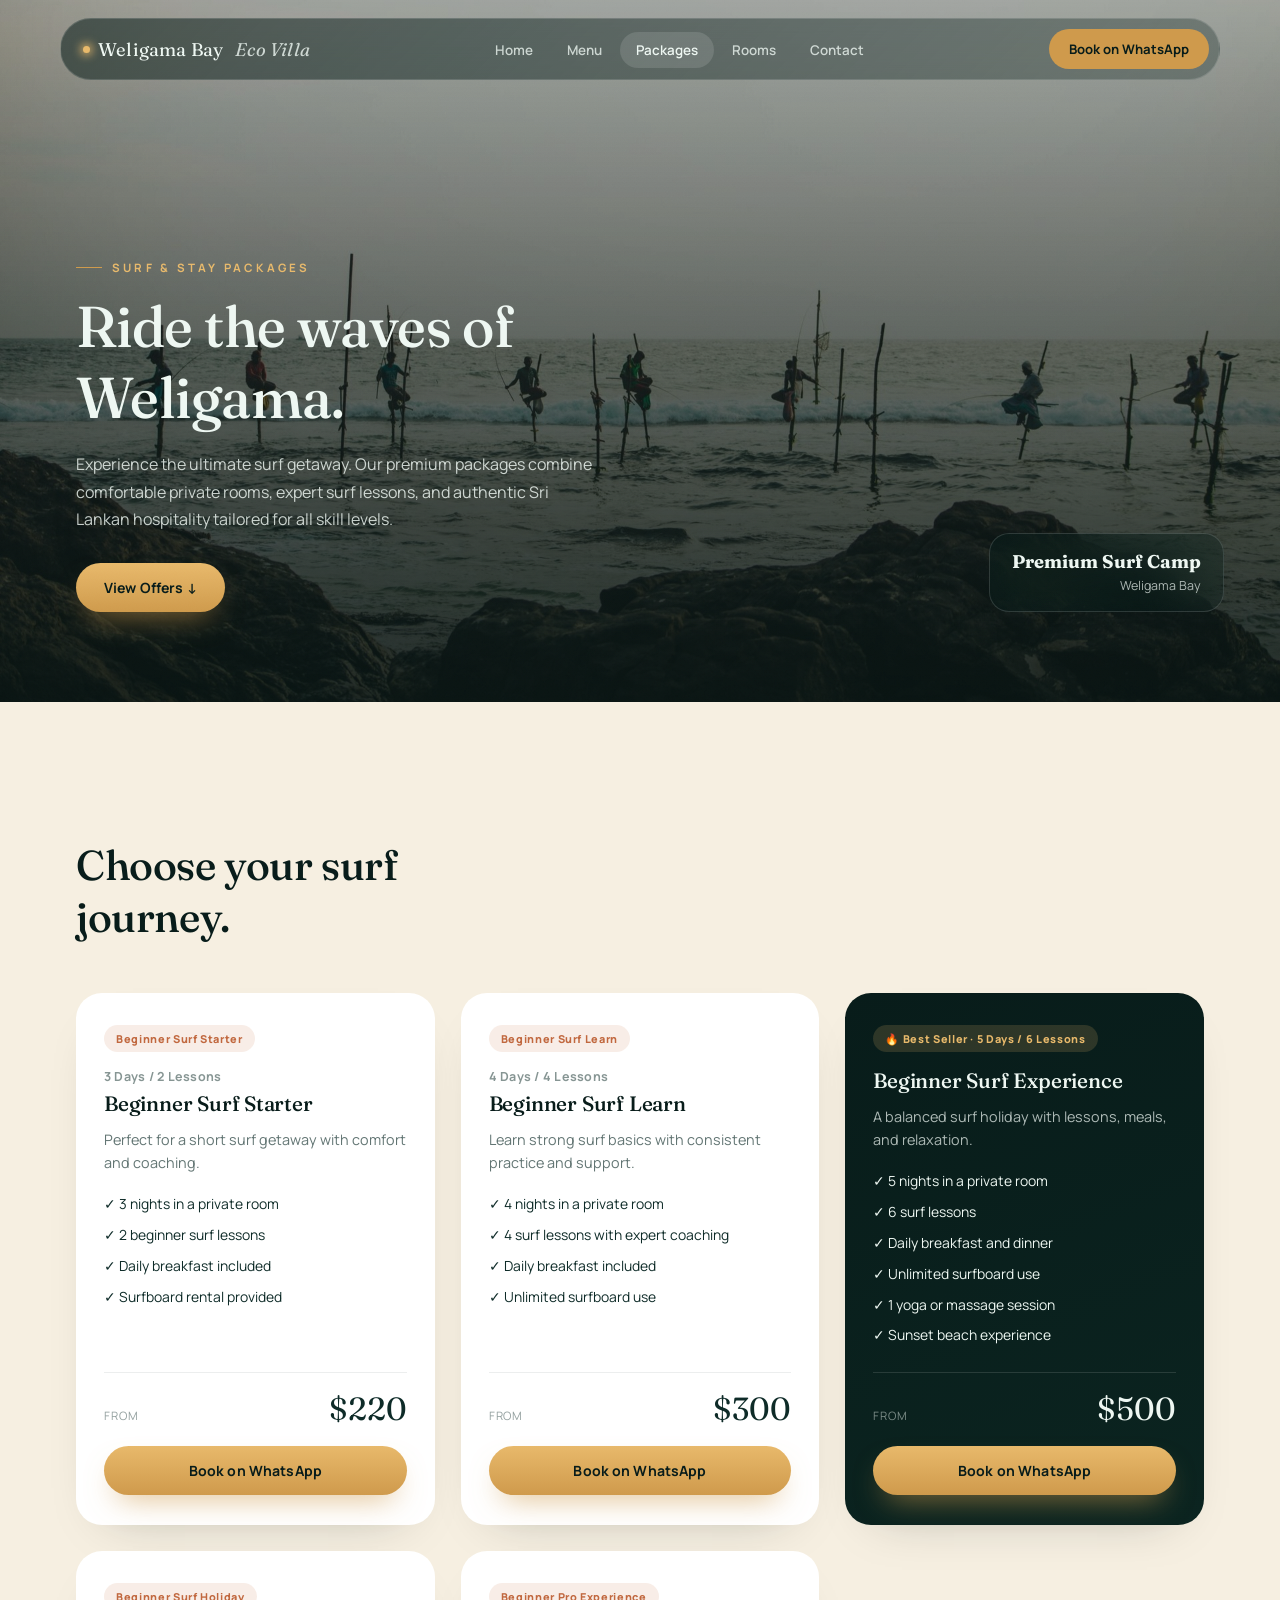
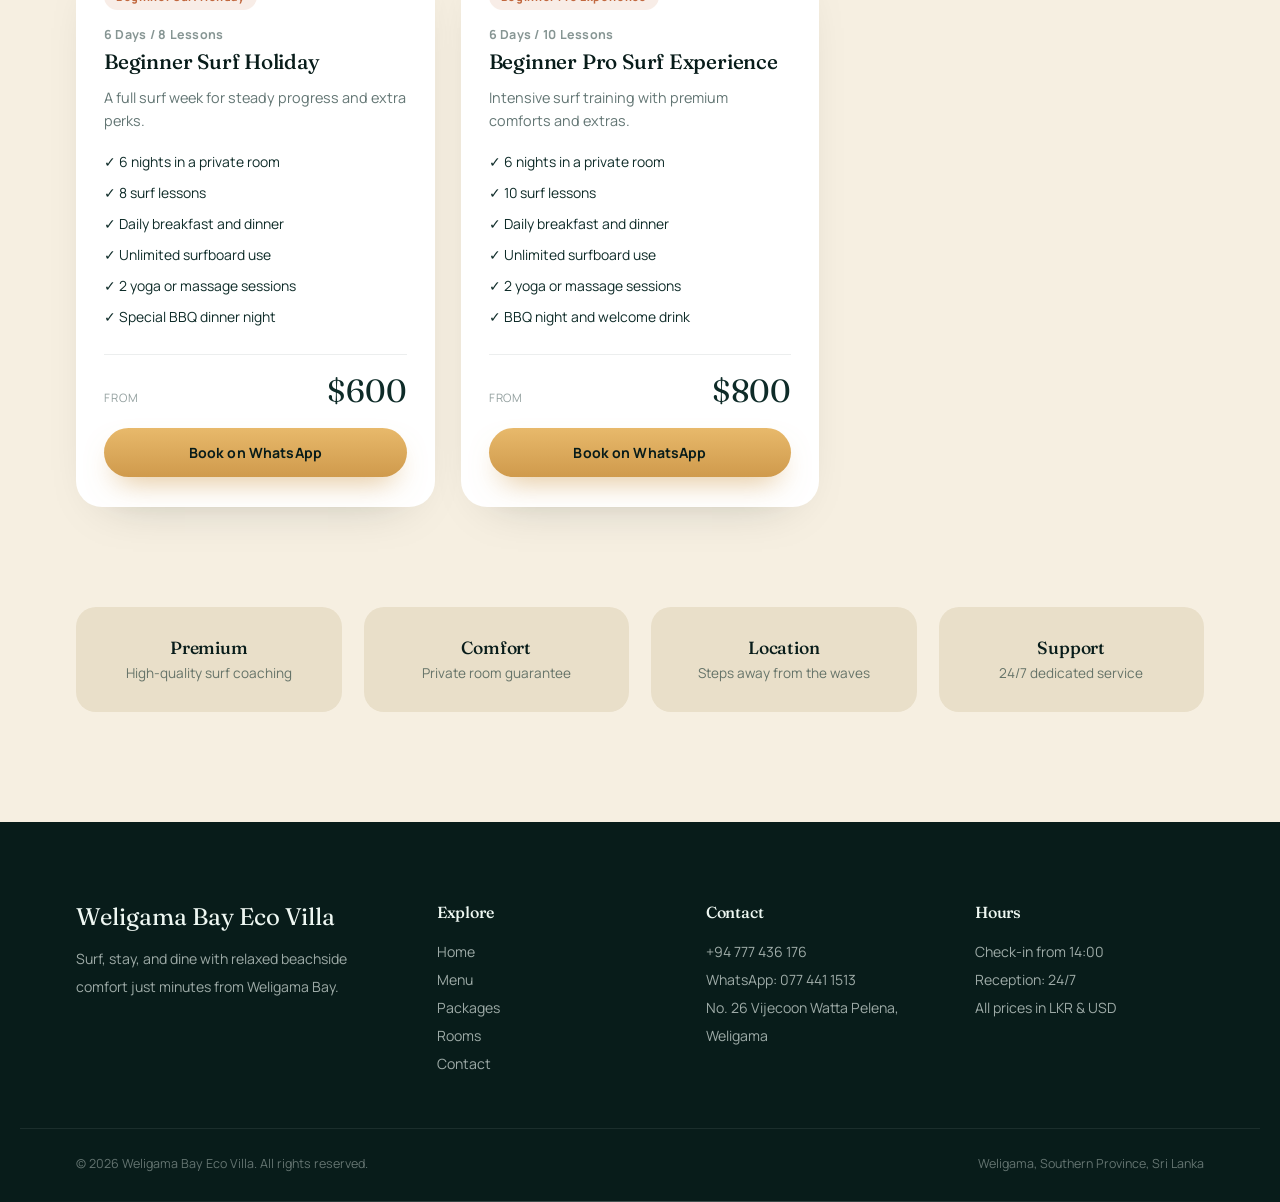
<file: packages.html>
<!doctype html>
<html lang="en">
<head>
<meta charset="UTF-8" />
<meta name="viewport" content="width=device-width, initial-scale=1.0" />
<title>Surf &amp; Stay Packages — Weligama Bay Eco Villa</title>
<meta name="description" content="Surf and stay packages at Weligama Bay Eco Villa — beginner-friendly surf lessons, private rooms, and Sri Lankan hospitality. From $220." />
<link rel="preconnect" href="https://fonts.googleapis.com" />
<link rel="preconnect" href="https://fonts.gstatic.com" crossorigin />
<link href="https://fonts.googleapis.com/css2?family=Fraunces:ital,wght@0,400;0,500;0,600;1,500&family=Manrope:wght@400;500;600;700;800&display=swap" rel="stylesheet" />
<link rel="stylesheet" href="style.css" />
<style>
  .pkg-hero{
    position:relative; min-height:78vh; display:flex; align-items:flex-end;
    padding: 160px 0 90px; overflow:hidden; color:var(--foam);
  }
  .pkg-hero-bg{
    position:absolute; inset:0; background: url('assets/koggala_stick_fishing.jpg') center 60%/cover;
    transform: scale(1.05);
  }
  .pkg-hero-veil{ position:absolute; inset:0; background: linear-gradient(180deg, rgba(8,20,18,0.35), rgba(8,20,18,0.9)); }
  .pkg-hero .container{ position:relative; z-index:1; }
  .pkg-hero h1{ color:var(--foam); font-size: clamp(2.2rem,4.8vw,3.6rem); max-width:16ch; margin-top:14px; }
  .pkg-hero p{ margin-top:18px; max-width:52ch; color:rgba(238,247,242,0.82); line-height:1.7; }
  .pkg-hero .btn{ margin-top:30px; }
  .pkg-badge{
    position:absolute; right: clamp(20px,5vw,56px); bottom: 90px; z-index:1;
    padding: 16px 22px; border-radius:20px; text-align:right;
  }
  .pkg-badge strong{ display:block; font-family:var(--font-display); font-size:1.15rem; color:var(--foam); }
  .pkg-badge span{ font-size:0.78rem; color:rgba(238,247,242,0.7); }
  @media (max-width:760px){ .pkg-badge{ display:none; } }

  .offers{ padding: 110px 0 60px; }
  .pkg-grid{ display:grid; grid-template-columns: repeat(3,1fr); gap: 26px; margin-top:50px; }
  .pkg-card{
    position:relative; border-radius: 26px; padding: 32px 28px 30px;
    background: #fff;
    box-shadow: 0 20px 50px -32px rgba(8,28,26,0.28);
    display:flex; flex-direction:column;
    transition: transform 0.5s var(--ease-liquid), box-shadow 0.5s ease;
  }
  .pkg-card:hover{ transform: translateY(-10px); box-shadow: 0 30px 60px -26px rgba(8,28,26,0.35); }
  .pkg-card.featured{
    background: linear-gradient(160deg, var(--lagoon-deep), #0b2420);
    color: var(--foam);
  }
  .pkg-card.featured h3, .pkg-card.featured .pkg-days{ color: var(--foam); }
  .pkg-badge-top{
    align-self:flex-start;
    font-size: 0.68rem; font-weight:800; letter-spacing:0.06em;
    color: var(--ember); background: rgba(193,104,63,0.12);
    padding: 6px 12px; border-radius:999px; margin-bottom:16px;
  }
  .pkg-card.featured .pkg-badge-top{ background: rgba(232,185,107,0.16); color: var(--gold-bright); }
  .pkg-days{ font-size:0.78rem; color: rgba(14,43,40,0.5); font-weight:700; letter-spacing:0.02em; margin-bottom:6px; }
  .pkg-card h3{ font-size: 1.3rem; margin-bottom:12px; }
  .pkg-card .pkg-desc{ font-size:0.9rem; line-height:1.6; color:rgba(14,43,40,0.65); margin-bottom:20px; }
  .pkg-card.featured .pkg-desc{ color: rgba(238,247,242,0.72); }
  .pkg-list{ list-style:none; margin:0 0 26px; padding:0; display:flex; flex-direction:column; gap:10px; flex:1; }
  .pkg-list li{ display:flex; gap:10px; font-size:0.87rem; align-items:flex-start; line-height:1.5; }
  .pkg-list li svg{ min-width:16px; margin-top:3px; color: var(--gold); }
  .pkg-price-row{ display:flex; align-items:baseline; justify-content:space-between; margin-bottom:18px; padding-top:16px; border-top:1px solid rgba(14,43,40,0.08); }
  .pkg-card.featured .pkg-price-row{ border-top-color: rgba(255,255,255,0.12); }
  .pkg-price-row .from{ font-size:0.72rem; text-transform:uppercase; letter-spacing:0.08em; color:rgba(14,43,40,0.45); }
  .pkg-card.featured .pkg-price-row .from{ color: rgba(238,247,242,0.5); }
  .pkg-price{ font-family: var(--font-display); font-size:2rem; }
  .pkg-card .btn{ width:100%; justify-content:center; }

  .value-strip{ padding: 40px 0 110px; }
  .value-grid{ display:grid; grid-template-columns: repeat(4,1fr); gap:22px; }
  .value-item{ text-align:center; padding: 30px 18px; border-radius:20px; background: var(--sand-dim); }
  .value-item h4{ font-family:var(--font-display); font-size:1.1rem; margin-bottom:6px; }
  .value-item p{ font-size:0.85rem; color:rgba(14,43,40,0.6); }
  @media (max-width:960px){ .pkg-grid{ grid-template-columns: 1fr 1fr; } .value-grid{ grid-template-columns: 1fr 1fr; } }
  @media (max-width:640px){ .pkg-grid{ grid-template-columns: 1fr; } }
</style>
</head>
<body>
<div class="grain"></div>

<nav class="site-nav glass-dark" id="siteNav">
  <a href="index.html" class="nav-brand"><span class="dot"></span>Weligama Bay <em style="font-style:italic;opacity:.8;margin-left:4px;">Eco Villa</em></a>
  <ul class="nav-links">
    <li><a href="index.html">Home</a></li>
    <li><a href="menu.html">Menu</a></li>
    <li><a href="packages.html" class="active">Packages</a></li>
    <li><a href="rooms.html">Rooms</a></li>
    <li><a href="contact.html">Contact</a></li>
  </ul>
  <a href="https://wa.me/94774411513" class="nav-cta">Book on WhatsApp</a>
  <button class="nav-toggle" aria-label="Open menu">
    <svg class="icon-open" viewBox="0 0 24 24" fill="none" stroke="currentColor" stroke-width="2" stroke-linecap="round"><line x1="3" y1="6" x2="21" y2="6"/><line x1="3" y1="12" x2="21" y2="12"/><line x1="3" y1="18" x2="21" y2="18"/></svg>
    <svg class="icon-close" viewBox="0 0 24 24" fill="none" stroke="currentColor" stroke-width="2" stroke-linecap="round" style="display:none;"><line x1="18" y1="6" x2="6" y2="18"/><line x1="6" y1="6" x2="18" y2="18"/></svg>
  </button>
</nav>

<div class="mobile-drawer">
  <div class="backdrop"></div>
  <div class="drawer-card glass-dark">
    <a href="index.html">Home</a>
    <a href="menu.html">Menu</a>
    <a href="packages.html">Packages</a>
    <a href="rooms.html">Rooms</a>
    <a href="contact.html">Contact</a>
    <a href="https://wa.me/94774411513" class="drawer-cta">Book on WhatsApp</a>
  </div>
</div>

<header class="pkg-hero">
  <div class="pkg-hero-bg" data-parallax="0.12"></div>
  <div class="pkg-hero-veil"></div>
  <div class="container">
    <p class="eyebrow" style="color:var(--gold-bright)">Surf &amp; Stay Packages</p>
    <h1>Ride the waves of Weligama.</h1>
    <p>Experience the ultimate surf getaway. Our premium packages combine comfortable private rooms, expert surf lessons, and authentic Sri Lankan hospitality tailored for all skill levels.</p>
    <a href="#offers" class="btn btn-solid">View Offers ↓</a>
  </div>
  <div class="pkg-badge glass-dark">
    <strong>Premium Surf Camp</strong>
    <span>Weligama Bay</span>
  </div>
</header>

<section class="offers" id="offers">
  <div class="container">
    <p class="eyebrow reveal">Our Offers</p>
    <h2 class="reveal" style="font-size:clamp(1.8rem,3.4vw,2.6rem); margin-top:12px; max-width:16ch;">Choose your surf journey.</h2>

    <div class="pkg-grid stagger">

      <div class="pkg-card reveal">
        <span class="pkg-badge-top">Beginner Surf Starter</span>
        <span class="pkg-days">3 Days / 2 Lessons</span>
        <h3>Beginner Surf Starter</h3>
        <p class="pkg-desc">Perfect for a short surf getaway with comfort and coaching.</p>
        <ul class="pkg-list">
          <li>✓ 3 nights in a private room</li>
          <li>✓ 2 beginner surf lessons</li>
          <li>✓ Daily breakfast included</li>
          <li>✓ Surfboard rental provided</li>
        </ul>
        <div class="pkg-price-row"><span class="from">From</span><span class="pkg-price">$220</span></div>
        <a href="https://wa.me/94774411513?text=Hi!%20I'm%20interested%20in%20the%20Beginner%20Surf%20Starter%20package." class="btn btn-solid">Book on WhatsApp</a>
      </div>

      <div class="pkg-card reveal">
        <span class="pkg-badge-top">Beginner Surf Learn</span>
        <span class="pkg-days">4 Days / 4 Lessons</span>
        <h3>Beginner Surf Learn</h3>
        <p class="pkg-desc">Learn strong surf basics with consistent practice and support.</p>
        <ul class="pkg-list">
          <li>✓ 4 nights in a private room</li>
          <li>✓ 4 surf lessons with expert coaching</li>
          <li>✓ Daily breakfast included</li>
          <li>✓ Unlimited surfboard use</li>
        </ul>
        <div class="pkg-price-row"><span class="from">From</span><span class="pkg-price">$300</span></div>
        <a href="https://wa.me/94774411513?text=Hi!%20I'm%20interested%20in%20the%20Beginner%20Surf%20Learn%20package." class="btn btn-solid">Book on WhatsApp</a>
      </div>

      <div class="pkg-card featured reveal">
        <span class="pkg-badge-top">🔥 Best Seller · 5 Days / 6 Lessons</span>
        <h3>Beginner Surf Experience</h3>
        <p class="pkg-desc">A balanced surf holiday with lessons, meals, and relaxation.</p>
        <ul class="pkg-list">
          <li>✓ 5 nights in a private room</li>
          <li>✓ 6 surf lessons</li>
          <li>✓ Daily breakfast and dinner</li>
          <li>✓ Unlimited surfboard use</li>
          <li>✓ 1 yoga or massage session</li>
          <li>✓ Sunset beach experience</li>
        </ul>
        <div class="pkg-price-row"><span class="from">From</span><span class="pkg-price">$500</span></div>
        <a href="https://wa.me/94774411513?text=Hi!%20I'm%20interested%20in%20the%20Beginner%20Surf%20Experience%20package." class="btn btn-solid">Book on WhatsApp</a>
      </div>

      <div class="pkg-card reveal">
        <span class="pkg-badge-top">Beginner Surf Holiday</span>
        <span class="pkg-days">6 Days / 8 Lessons</span>
        <h3>Beginner Surf Holiday</h3>
        <p class="pkg-desc">A full surf week for steady progress and extra perks.</p>
        <ul class="pkg-list">
          <li>✓ 6 nights in a private room</li>
          <li>✓ 8 surf lessons</li>
          <li>✓ Daily breakfast and dinner</li>
          <li>✓ Unlimited surfboard use</li>
          <li>✓ 2 yoga or massage sessions</li>
          <li>✓ Special BBQ dinner night</li>
        </ul>
        <div class="pkg-price-row"><span class="from">From</span><span class="pkg-price">$600</span></div>
        <a href="https://wa.me/94774411513?text=Hi!%20I'm%20interested%20in%20the%20Beginner%20Surf%20Holiday%20package." class="btn btn-solid">Book on WhatsApp</a>
      </div>

      <div class="pkg-card reveal">
        <span class="pkg-badge-top">Beginner Pro Experience</span>
        <span class="pkg-days">6 Days / 10 Lessons</span>
        <h3>Beginner Pro Surf Experience</h3>
        <p class="pkg-desc">Intensive surf training with premium comforts and extras.</p>
        <ul class="pkg-list">
          <li>✓ 6 nights in a private room</li>
          <li>✓ 10 surf lessons</li>
          <li>✓ Daily breakfast and dinner</li>
          <li>✓ Unlimited surfboard use</li>
          <li>✓ 2 yoga or massage sessions</li>
          <li>✓ BBQ night and welcome drink</li>
        </ul>
        <div class="pkg-price-row"><span class="from">From</span><span class="pkg-price">$800</span></div>
        <a href="https://wa.me/94774411513?text=Hi!%20I'm%20interested%20in%20the%20Beginner%20Pro%20Surf%20Experience%20package." class="btn btn-solid">Book on WhatsApp</a>
      </div>

    </div>
  </div>
</section>

<section class="value-strip">
  <div class="container">
    <div class="value-grid stagger">
      <div class="value-item reveal"><h4>Premium</h4><p>High-quality surf coaching</p></div>
      <div class="value-item reveal"><h4>Comfort</h4><p>Private room guarantee</p></div>
      <div class="value-item reveal"><h4>Location</h4><p>Steps away from the waves</p></div>
      <div class="value-item reveal"><h4>Support</h4><p>24/7 dedicated service</p></div>
    </div>
  </div>
</section>

<footer class="site-footer">
  <div class="container footer-grid">
    <div>
      <div class="footer-brand">Weligama Bay Eco Villa</div>
      <p style="max-width:32ch">Surf, stay, and dine with relaxed beachside comfort just minutes from Weligama Bay.</p>
    </div>
    <div>
      <h4>Explore</h4>
      <a href="index.html">Home</a><br>
      <a href="menu.html">Menu</a><br>
      <a href="packages.html">Packages</a><br>
      <a href="rooms.html">Rooms</a><br>
      <a href="contact.html">Contact</a>
    </div>
    <div>
      <h4>Contact</h4>
      <a href="tel:+94777436176">+94 777 436 176</a><br>
      <a href="https://wa.me/94774411513">WhatsApp: 077 441 1513</a><br>
      <p>No. 26 Vijecoon Watta Pelena, Weligama</p>
    </div>
    <div>
      <h4>Hours</h4>
      <p>Check-in from 14:00</p>
      <p>Reception: 24/7</p>
      <p>All prices in LKR &amp; USD</p>
    </div>
  </div>
  <div class="container footer-bottom">
    <span>© 2026 Weligama Bay Eco Villa. All rights reserved.</span>
    <span>Weligama, Southern Province, Sri Lanka</span>
  </div>
</footer>

<script src="script.js"></script>
</body>
</html>
</file>
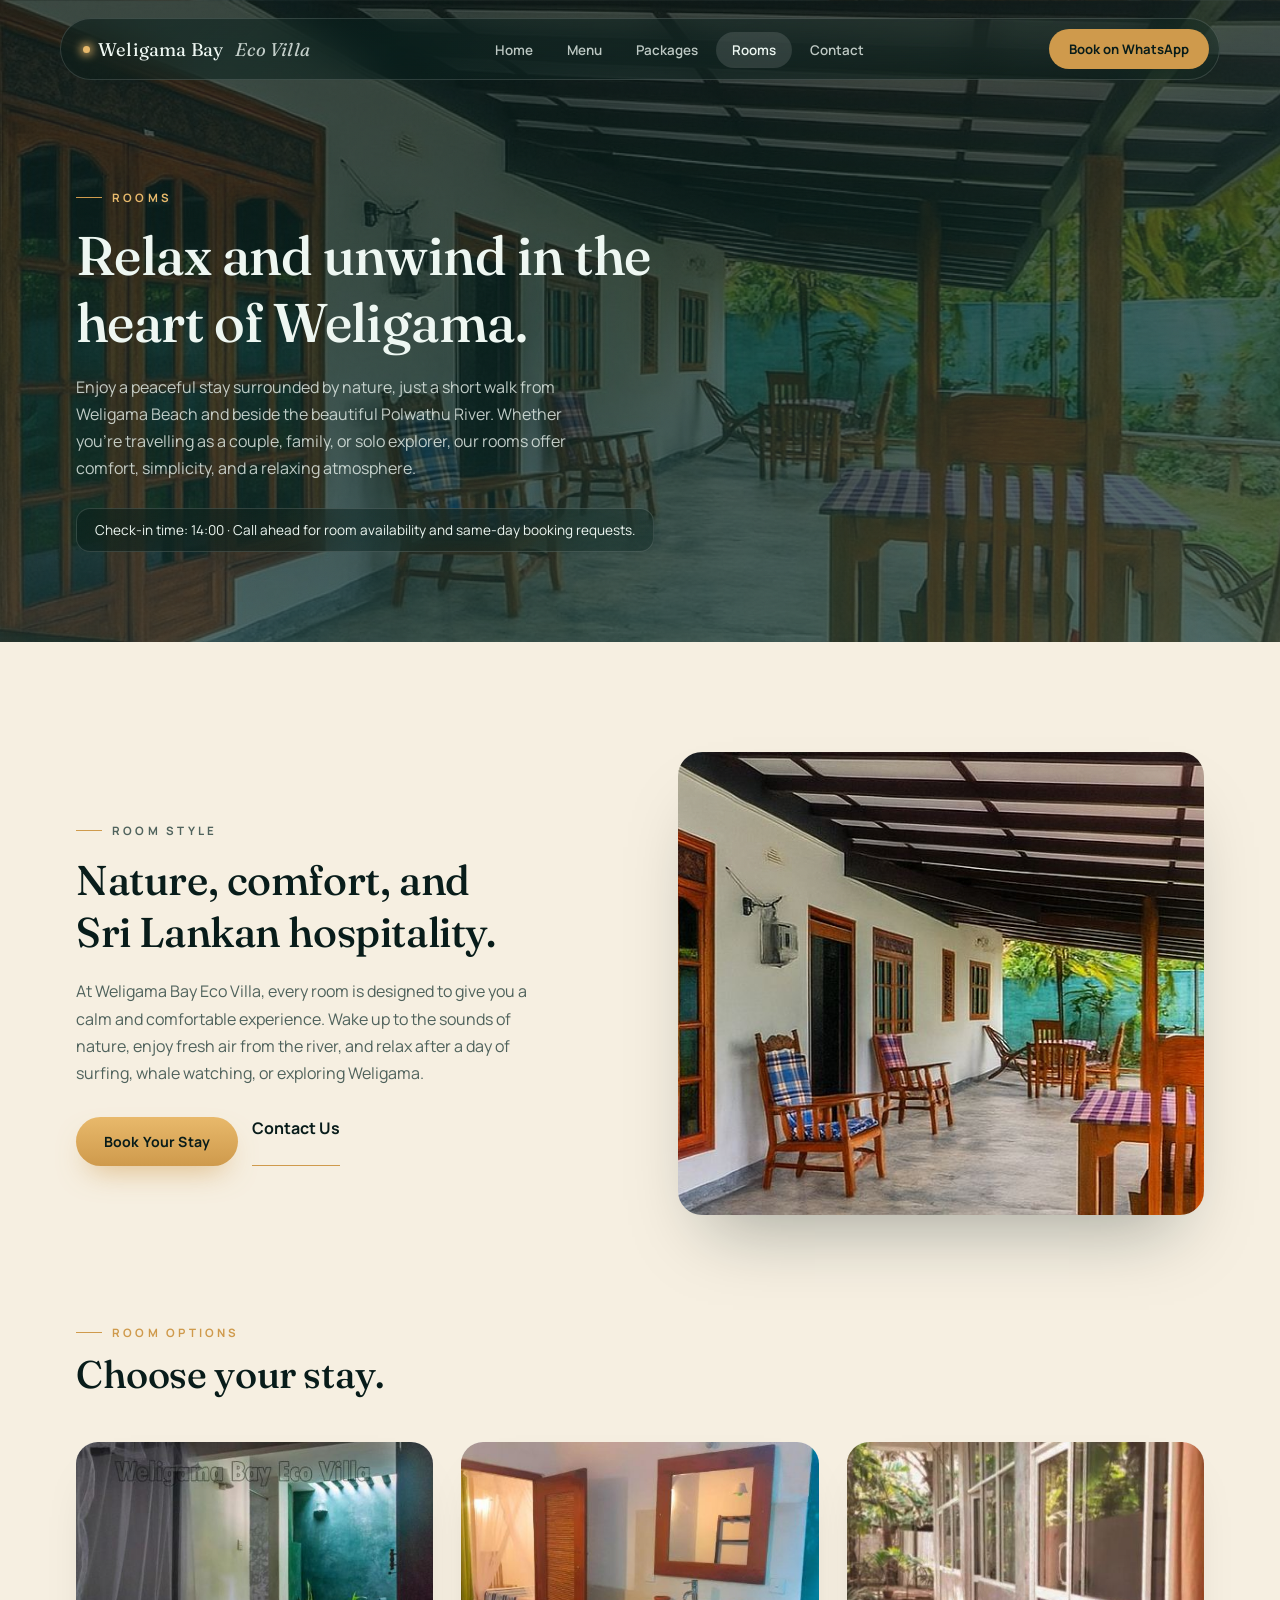
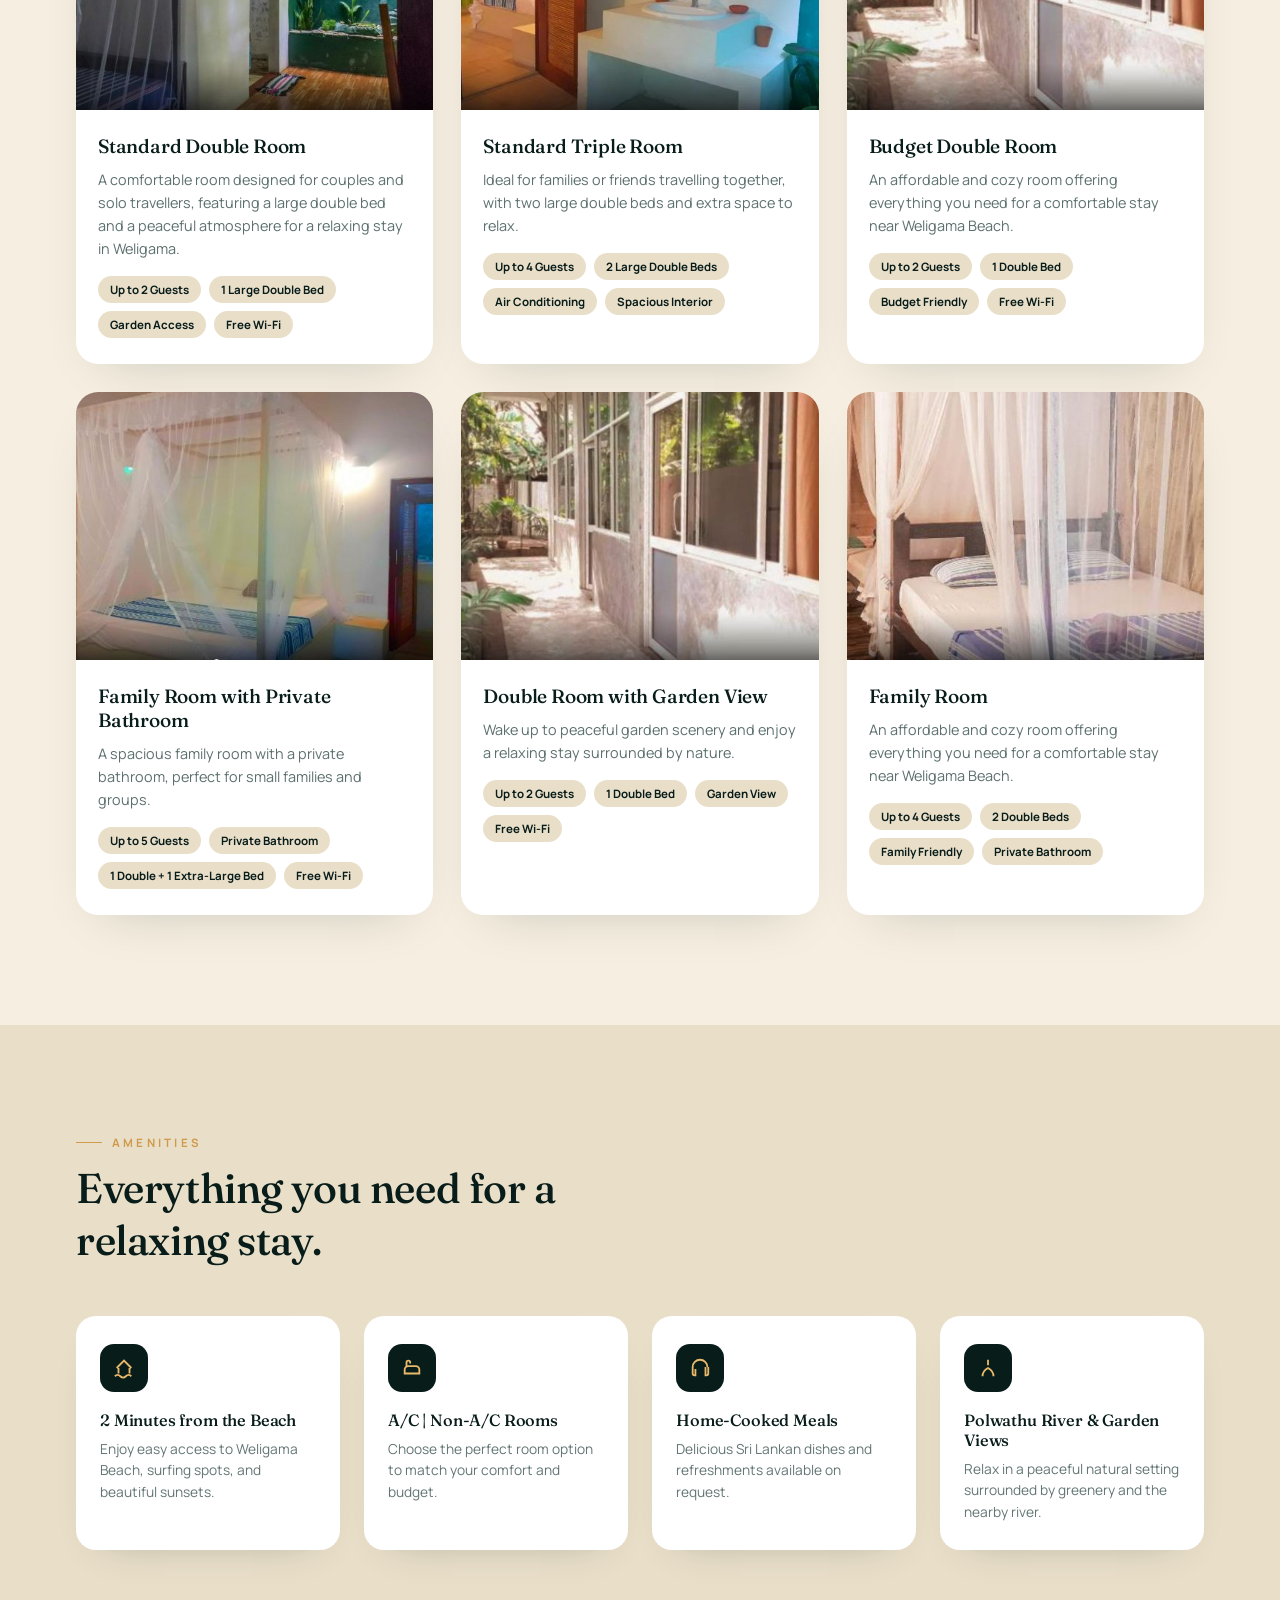
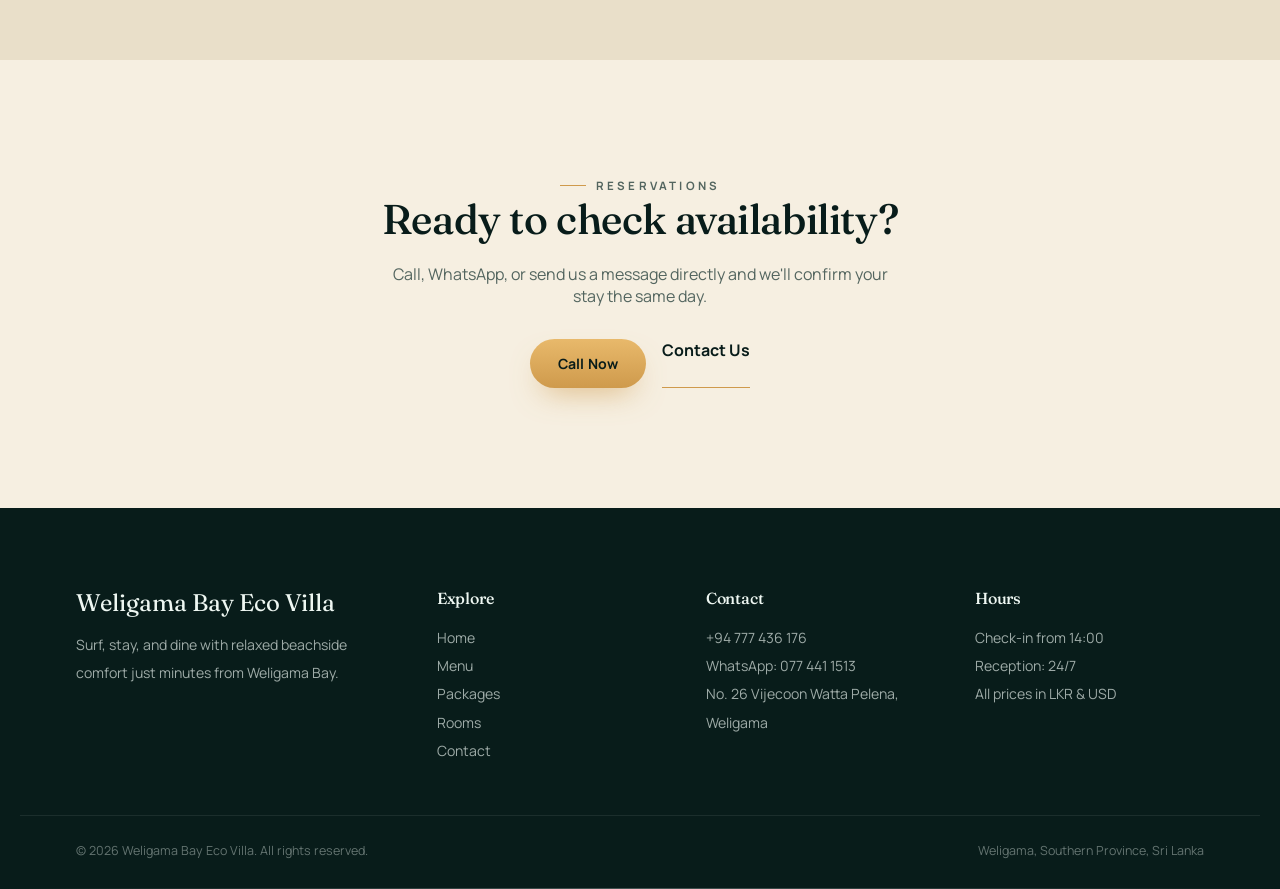
<file: rooms.html>
<!doctype html>
<html lang="en">
<head>
<meta charset="UTF-8" />
<meta name="viewport" content="width=device-width, initial-scale=1.0" />
<title>Rooms — Weligama Bay Eco Villa</title>
<meta name="description" content="Comfortable A/C and Non-A/C rooms at Weligama Bay Eco Villa — double, triple, family, and garden-view rooms, two minutes from Weligama Beach." />
<link rel="preconnect" href="https://fonts.googleapis.com" />
<link rel="preconnect" href="https://fonts.gstatic.com" crossorigin />
<link href="https://fonts.googleapis.com/css2?family=Fraunces:ital,wght@0,400;0,500;0,600;1,500&family=Manrope:wght@400;500;600;700;800&display=swap" rel="stylesheet" />
<link rel="stylesheet" href="style.css" />
<style>
  .rooms-hero{
    position:relative; padding: 170px 0 90px; overflow:hidden;
    background: linear-gradient(180deg, var(--lagoon-deep), var(--lagoon) 120%);
    color: var(--foam);
  }
  .rooms-hero::before{
    content:""; position:absolute; inset:0;
    background: url('assets/porch.jpg') center/cover;
    opacity: 0.28;
  }
  .rooms-hero .container{ position:relative; z-index:1; }
  .rooms-hero h1{ color:var(--foam); font-size: clamp(2.2rem,4.6vw,3.4rem); max-width:18ch; margin-top:14px; }
  .rooms-hero p{ margin-top:18px; max-width:52ch; color:rgba(238,247,242,0.78); line-height:1.7; }
  .rooms-hero .note{
    margin-top: 26px; display:inline-flex; gap:10px; align-items:center;
    padding: 12px 18px; border-radius:14px; font-size:0.85rem;
  }

  .style-section{ padding: 110px 0; }
  .style-grid{ display:grid; grid-template-columns: 1fr 1fr; gap: clamp(30px,6vw,80px); align-items:center; }
  .style-grid h2{ font-size: clamp(1.8rem,3.4vw,2.6rem); margin-top:14px; max-width:16ch; }
  .style-grid p{ margin-top:20px; line-height:1.7; color:rgba(14,43,40,0.72); max-width:46ch; }
  .style-actions{ display:flex; gap:14px; margin-top:30px; flex-wrap:wrap; }
  .style-photo{ position:relative; }
  .style-photo img{ width:100%; aspect-ratio:5/4.4; object-fit:cover; border-radius:24px; box-shadow:0 40px 70px -30px rgba(8,28,26,0.35); }

  .rooms-catalog{ padding: 0 0 110px; }
  .rooms-catalog .section-head{ margin-bottom:44px; }
  .room-grid{ display:grid; grid-template-columns: repeat(3, 1fr); gap: 28px; }
  .room-tile{
    border-radius: 22px; overflow:hidden;
    background: #fff;
    box-shadow: 0 20px 50px -30px rgba(8,28,26,0.25);
    transition: transform 0.5s var(--ease-liquid), box-shadow 0.5s ease;
  }
  .room-tile:hover{ transform: translateY(-8px); box-shadow: 0 30px 60px -25px rgba(8,28,26,0.35); }
  .room-tile .thumb{ position:relative; aspect-ratio: 4/3; overflow:hidden; }
  .room-tile .thumb img{ width:100%; height:100%; object-fit:cover; transition: transform 0.7s var(--ease-liquid); }
  .room-tile:hover .thumb img{ transform: scale(1.08); }
  .room-tile .body{ padding: 24px 22px 26px; }
  .room-tile h3{ font-size:1.2rem; margin-bottom:10px; }
  .room-tile p.desc{ font-size:0.9rem; line-height:1.6; color:rgba(14,43,40,0.68); margin-bottom:16px; }
  .tag-row{ display:flex; flex-wrap:wrap; gap:8px; }
  .tag{
    font-size:0.72rem; font-weight:700; color: var(--lagoon-deep);
    background: var(--sand-dim); padding: 6px 12px; border-radius: 999px;
  }
  @media (max-width:960px){ .room-grid{ grid-template-columns: 1fr 1fr; } }
  @media (max-width:640px){ .room-grid{ grid-template-columns: 1fr; } .style-grid{ grid-template-columns:1fr; } }

  .amenities{ padding: 110px 0; background: var(--sand-dim); }
  .amenities-grid{ display:grid; grid-template-columns: repeat(4,1fr); gap: 24px; margin-top: 50px; }
  .amenity-card{ padding: 28px 24px; border-radius: 20px; background: #fff; box-shadow: 0 16px 40px -28px rgba(8,28,26,0.3); }
  .amenity-card .ico{
    width:48px; height:48px; border-radius:14px; background: var(--lagoon-deep); color:var(--gold-bright);
    display:flex; align-items:center; justify-content:center; margin-bottom:18px;
  }
  .amenity-card h4{ font-size:1.02rem; margin-bottom:8px; }
  .amenity-card p{ font-size:0.86rem; color:rgba(14,43,40,0.65); line-height:1.55; }
  @media (max-width:900px){ .amenities-grid{ grid-template-columns:1fr 1fr; } }

  .reserve-band{ padding: 100px 0 120px; text-align:center; }
  .reserve-band h2{ font-size: clamp(1.8rem,3.4vw,2.6rem); }
  .reserve-band p{ margin: 18px auto 0; max-width:50ch; color:rgba(14,43,40,0.7); }
  .reserve-actions{ display:flex; gap:16px; justify-content:center; margin-top:32px; flex-wrap:wrap; }
</style>
</head>
<body>
<div class="grain"></div>

<nav class="site-nav glass-dark" id="siteNav">
  <a href="index.html" class="nav-brand"><span class="dot"></span>Weligama Bay <em style="font-style:italic;opacity:.8;margin-left:4px;">Eco Villa</em></a>
  <ul class="nav-links">
    <li><a href="index.html">Home</a></li>
    <li><a href="menu.html">Menu</a></li>
    <li><a href="packages.html">Packages</a></li>
    <li><a href="rooms.html" class="active">Rooms</a></li>
    <li><a href="contact.html">Contact</a></li>
  </ul>
  <a href="https://wa.me/94774411513" class="nav-cta">Book on WhatsApp</a>
  <button class="nav-toggle" aria-label="Open menu">
    <svg class="icon-open" viewBox="0 0 24 24" fill="none" stroke="currentColor" stroke-width="2" stroke-linecap="round"><line x1="3" y1="6" x2="21" y2="6"/><line x1="3" y1="12" x2="21" y2="12"/><line x1="3" y1="18" x2="21" y2="18"/></svg>
    <svg class="icon-close" viewBox="0 0 24 24" fill="none" stroke="currentColor" stroke-width="2" stroke-linecap="round" style="display:none;"><line x1="18" y1="6" x2="6" y2="18"/><line x1="6" y1="6" x2="18" y2="18"/></svg>
  </button>
</nav>

<div class="mobile-drawer">
  <div class="backdrop"></div>
  <div class="drawer-card glass-dark">
    <a href="index.html">Home</a>
    <a href="menu.html">Menu</a>
    <a href="packages.html">Packages</a>
    <a href="rooms.html">Rooms</a>
    <a href="contact.html">Contact</a>
    <a href="https://wa.me/94774411513" class="drawer-cta">Book on WhatsApp</a>
  </div>
</div>

<header class="rooms-hero">
  <div class="container">
    <p class="eyebrow" style="color:var(--gold-bright)">Rooms</p>
    <h1>Relax and unwind in the heart of Weligama.</h1>
    <p>Enjoy a peaceful stay surrounded by nature, just a short walk from Weligama Beach and beside the beautiful Polwathu River. Whether you're travelling as a couple, family, or solo explorer, our rooms offer comfort, simplicity, and a relaxing atmosphere.</p>
    <div class="note glass-dark">Check-in time: 14:00 · Call ahead for room availability and same-day booking requests.</div>
  </div>
</header>

<section class="style-section">
  <div class="container style-grid">
    <div class="reveal">
      <p class="eyebrow">Room Style</p>
      <h2>Nature, comfort, and Sri Lankan hospitality.</h2>
      <p>At Weligama Bay Eco Villa, every room is designed to give you a calm and comfortable experience. Wake up to the sounds of nature, enjoy fresh air from the river, and relax after a day of surfing, whale watching, or exploring Weligama.</p>
      <div class="style-actions">
        <a href="contact.html" class="btn btn-solid">Book Your Stay</a>
        <a href="contact.html" class="btn-line">Contact Us</a>
      </div>
    </div>
    <div class="style-photo reveal-scale">
      <img src="assets/porch.jpg" alt="Shaded veranda with wooden furniture at Weligama Bay Eco Villa" />
    </div>
  </div>
</section>

<section class="rooms-catalog">
  <div class="container">
    <div class="section-head">
      <div>
        <p class="eyebrow reveal">Room Options</p>
        <h2 class="reveal">Choose your stay.</h2>
      </div>
    </div>
    <div class="room-grid stagger">

      <div class="room-tile reveal">
        <div class="thumb"><img src="assets/standard_double_room.jpg" alt="Standard Double Room"></div>
        <div class="body">
          <h3>Standard Double Room</h3>
          <p class="desc">A comfortable room designed for couples and solo travellers, featuring a large double bed and a peaceful atmosphere for a relaxing stay in Weligama.</p>
          <div class="tag-row">
            <span class="tag">Up to 2 Guests</span>
            <span class="tag">1 Large Double Bed</span>
            <span class="tag">Garden Access</span>
            <span class="tag">Free Wi-Fi</span>
          </div>
        </div>
      </div>

      <div class="room-tile reveal">
        <div class="thumb"><img src="assets/standard_triple_room.jpg" alt="Standard Triple Room"></div>
        <div class="body">
          <h3>Standard Triple Room</h3>
          <p class="desc">Ideal for families or friends travelling together, with two large double beds and extra space to relax.</p>
          <div class="tag-row">
            <span class="tag">Up to 4 Guests</span>
            <span class="tag">2 Large Double Beds</span>
            <span class="tag">Air Conditioning</span>
            <span class="tag">Spacious Interior</span>
          </div>
        </div>
      </div>

      <div class="room-tile reveal">
        <div class="thumb"><img src="assets/doubleroomwithgardenview.jpg" alt="Budget Double Room"></div>
        <div class="body">
          <h3>Budget Double Room</h3>
          <p class="desc">An affordable and cozy room offering everything you need for a comfortable stay near Weligama Beach.</p>
          <div class="tag-row">
            <span class="tag">Up to 2 Guests</span>
            <span class="tag">1 Double Bed</span>
            <span class="tag">Budget Friendly</span>
            <span class="tag">Free Wi-Fi</span>
          </div>
        </div>
      </div>

      <div class="room-tile reveal">
        <div class="thumb"><img src="assets/familyroomwithprivatebathroom.jpg" alt="Family Room with Private Bathroom"></div>
        <div class="body">
          <h3>Family Room with Private Bathroom</h3>
          <p class="desc">A spacious family room with a private bathroom, perfect for small families and groups.</p>
          <div class="tag-row">
            <span class="tag">Up to 5 Guests</span>
            <span class="tag">Private Bathroom</span>
            <span class="tag">1 Double + 1 Extra-Large Bed</span>
            <span class="tag">Free Wi-Fi</span>
          </div>
        </div>
      </div>

      <div class="room-tile reveal">
        <div class="thumb"><img src="assets/doubleroomwithgardenview.jpg" alt="Double Room with Garden View"></div>
        <div class="body">
          <h3>Double Room with Garden View</h3>
          <p class="desc">Wake up to peaceful garden scenery and enjoy a relaxing stay surrounded by nature.</p>
          <div class="tag-row">
            <span class="tag">Up to 2 Guests</span>
            <span class="tag">1 Double Bed</span>
            <span class="tag">Garden View</span>
            <span class="tag">Free Wi-Fi</span>
          </div>
        </div>
      </div>

      <div class="room-tile reveal">
        <div class="thumb"><img src="assets/familyroom.jpg" alt="Family Room"></div>
        <div class="body">
          <h3>Family Room</h3>
          <p class="desc">An affordable and cozy room offering everything you need for a comfortable stay near Weligama Beach.</p>
          <div class="tag-row">
            <span class="tag">Up to 4 Guests</span>
            <span class="tag">2 Double Beds</span>
            <span class="tag">Family Friendly</span>
            <span class="tag">Private Bathroom</span>
          </div>
        </div>
      </div>

    </div>
  </div>
</section>

<section class="amenities">
  <div class="container">
    <p class="eyebrow reveal">Amenities</p>
    <h2 class="reveal" style="font-size:clamp(1.8rem,3.4vw,2.6rem); margin-top:12px; max-width:18ch;">Everything you need for a relaxing stay.</h2>
    <div class="amenities-grid stagger">
      <div class="amenity-card reveal">
        <div class="ico"><svg width="22" height="22" viewBox="0 0 24 24" fill="none" stroke="currentColor" stroke-width="2"><path d="M2 21c2-2 4-2 6 0s4 2 6 0 4-2 6 0M4 12l8-8 8 8M6 12v6M18 12v6"/></svg></div>
        <h4>2 Minutes from the Beach</h4>
        <p>Enjoy easy access to Weligama Beach, surfing spots, and beautiful sunsets.</p>
      </div>
      <div class="amenity-card reveal">
        <div class="ico"><svg width="22" height="22" viewBox="0 0 24 24" fill="none" stroke="currentColor" stroke-width="2"><path d="M4 14a4 4 0 014-4h8a4 4 0 014 4v4H4z"/><path d="M6 10V6a2 2 0 012-2h0a2 2 0 012 2v1"/></svg></div>
        <h4>A/C | Non-A/C Rooms</h4>
        <p>Choose the perfect room option to match your comfort and budget.</p>
      </div>
      <div class="amenity-card reveal">
        <div class="ico"><svg width="22" height="22" viewBox="0 0 24 24" fill="none" stroke="currentColor" stroke-width="2"><path d="M4 11a8 8 0 0116 0M4 11v7a2 2 0 002 2h1v-6H6M18 11v9h1a2 2 0 002-2v-7"/></svg></div>
        <h4>Home-Cooked Meals</h4>
        <p>Delicious Sri Lankan dishes and refreshments available on request.</p>
      </div>
      <div class="amenity-card reveal">
        <div class="ico"><svg width="22" height="22" viewBox="0 0 24 24" fill="none" stroke="currentColor" stroke-width="2"><path d="M12 3v6M6 21c0-4 2.5-7 6-9 3.5 2 6 5 6 9"/></svg></div>
        <h4>Polwathu River &amp; Garden Views</h4>
        <p>Relax in a peaceful natural setting surrounded by greenery and the nearby river.</p>
      </div>
    </div>
  </div>
</section>

<section class="reserve-band">
  <div class="container">
    <p class="eyebrow reveal" style="justify-content:center;">Reservations</p>
    <h2 class="reveal">Ready to check availability?</h2>
    <p class="reveal">Call, WhatsApp, or send us a message directly and we'll confirm your stay the same day.</p>
    <div class="reserve-actions reveal">
      <a href="tel:+94777436176" class="btn btn-solid">Call Now</a>
      <a href="contact.html" class="btn-line">Contact Us</a>
    </div>
  </div>
</section>

<footer class="site-footer">
  <div class="container footer-grid">
    <div>
      <div class="footer-brand">Weligama Bay Eco Villa</div>
      <p style="max-width:32ch">Surf, stay, and dine with relaxed beachside comfort just minutes from Weligama Bay.</p>
    </div>
    <div>
      <h4>Explore</h4>
      <a href="index.html">Home</a><br>
      <a href="menu.html">Menu</a><br>
      <a href="packages.html">Packages</a><br>
      <a href="rooms.html">Rooms</a><br>
      <a href="contact.html">Contact</a>
    </div>
    <div>
      <h4>Contact</h4>
      <a href="tel:+94777436176">+94 777 436 176</a><br>
      <a href="https://wa.me/94774411513">WhatsApp: 077 441 1513</a><br>
      <p>No. 26 Vijecoon Watta Pelena, Weligama</p>
    </div>
    <div>
      <h4>Hours</h4>
      <p>Check-in from 14:00</p>
      <p>Reception: 24/7</p>
      <p>All prices in LKR &amp; USD</p>
    </div>
  </div>
  <div class="container footer-bottom">
    <span>© 2026 Weligama Bay Eco Villa. All rights reserved.</span>
    <span>Weligama, Southern Province, Sri Lanka</span>
  </div>
</footer>

<script src="script.js"></script>
</body>
</html>
</file>
<file: style.css>
/* =========================================================
   WELIGAMA BAY ECO VILLA — Design System
   Palette: deep lagoon teal, wet-sand cream, dusk gold, coral ember
   Type: Fraunces (display, warm & organic) + Manrope (body/UI)
   Signature: liquid-glass surfaces that ripple, a boat that tilts
   toward you, and a scroll-driven "video" of golden-hour Weligama.
   ========================================================= */

:root{
  --ink:            #0e2b28;
  --lagoon:         #123a35;
  --lagoon-deep:    #081c1a;
  --sand:           #f6efe1;
  --sand-dim:       #e9dfc9;
  --gold:           #cf9a4c;
  --gold-bright:    #e8b96b;
  --ember:          #c1683f;
  --foam:           #eef7f2;
  --glass-fill:     rgba(246,239,225,0.10);
  --glass-fill-dark:rgba(8,28,26,0.35);
  --glass-border:   rgba(255,255,255,0.35);
  --glass-highlight:rgba(255,255,255,0.55);

  --font-display: "Fraunces", "Iowan Old Style", serif;
  --font-body: "Manrope", "Helvetica Neue", Arial, sans-serif;

  --ease-liquid: cubic-bezier(0.22, 1, 0.36, 1);
  --ease-soft: cubic-bezier(0.16, 1, 0.3, 1);
}

*{ box-sizing: border-box; }
html{ scroll-behavior: smooth; }
body{
  margin:0;
  background: var(--sand);
  color: var(--ink);
  font-family: var(--font-body);
  -webkit-font-smoothing: antialiased;
  overflow-x: hidden;
}
img{ max-width:100%; display:block; }
a{ color:inherit; text-decoration:none; }
h1,h2,h3,h4{
  font-family: var(--font-display);
  font-weight: 500;
  letter-spacing: -0.01em;
  margin: 0;
  color: var(--lagoon-deep);
}
p{ margin:0; }
button{ font-family: inherit; cursor:pointer; border:none; background:none; }
.container{
  width:100%;
  max-width: 1240px;
  margin: 0 auto;
  padding: 0 clamp(20px, 5vw, 56px);
}
.eyebrow{
  font-size: 0.72rem;
  letter-spacing: 0.28em;
  text-transform: uppercase;
  color: var(--gold);
  font-weight: 700;
  display:flex;
  align-items:center;
  gap: 10px;
}
.eyebrow::before{
  content:"";
  width: 26px;
  height: 1px;
  background: var(--gold);
  display:inline-block;
}

/* ============ LIQUID GLASS SURFACES ============ */
.glass{
  position:relative;
  background: linear-gradient(135deg, rgba(255,255,255,0.22), rgba(255,255,255,0.06));
  backdrop-filter: blur(22px) saturate(160%);
  -webkit-backdrop-filter: blur(22px) saturate(160%);
  border: 1px solid var(--glass-border);
  box-shadow:
    0 1px 1px rgba(255,255,255,0.4) inset,
    0 -18px 30px rgba(255,255,255,0.05) inset,
    0 20px 45px -20px rgba(8,28,26,0.55);
}
.glass::before{
  /* liquid sheen sweep */
  content:"";
  position:absolute; inset:0;
  border-radius: inherit;
  background: linear-gradient(115deg, transparent 20%, rgba(255,255,255,0.35) 36%, transparent 52%);
  background-size: 220% 220%;
  background-position: 120% -20%;
  opacity: 0.6;
  pointer-events:none;
  mix-blend-mode: screen;
  transition: background-position 1.1s var(--ease-liquid);
}
.glass:hover::before{ background-position: -20% 120%; }
.glass-dark{
  background: linear-gradient(135deg, rgba(8,28,26,0.55), rgba(8,28,26,0.28));
  border: 1px solid rgba(255,255,255,0.14);
  backdrop-filter: blur(20px) saturate(140%);
  -webkit-backdrop-filter: blur(20px) saturate(140%);
  color: var(--foam);
}
.glass-dark h1, .glass-dark h2, .glass-dark h3, .glass-dark h4{ color: var(--foam); }

/* ============ NAV ============ */
.site-nav{
  position: fixed;
  top: 18px; left: 50%;
  transform: translateX(-50%);
  z-index: 100;
  width: min(1160px, calc(100% - 32px));
  display:flex;
  align-items:center;
  justify-content:space-between;
  padding: 10px 10px 10px 22px;
  border-radius: 999px;
  transition: padding 0.5s var(--ease-soft), box-shadow 0.5s ease;
}
.site-nav.scrolled{
  padding: 7px 7px 7px 20px;
  box-shadow: 0 20px 45px -18px rgba(8,28,26,0.65);
}
.nav-brand{
  font-family: var(--font-display);
  font-size: 1.15rem;
  color: var(--foam);
  letter-spacing: 0.01em;
  display:flex; align-items:center; gap:8px;
  white-space:nowrap;
}
.nav-brand .dot{
  width:7px; height:7px; border-radius:50%;
  background: var(--gold-bright);
  box-shadow: 0 0 10px 2px var(--gold-bright);
}
.nav-links{
  display:flex;
  align-items:center;
  gap: 2px;
  list-style:none;
  margin:0; padding:0;
}
.nav-links a{
  font-size: 0.84rem;
  font-weight: 600;
  color: rgba(238,247,242,0.78);
  padding: 9px 16px;
  border-radius: 999px;
  transition: color 0.3s ease, background 0.3s ease;
}
.nav-links a:hover, .nav-links a.active{
  color: var(--foam);
  background: rgba(255,255,255,0.12);
}
.nav-cta{
  background: var(--gold);
  color: var(--lagoon-deep);
  font-weight: 700;
  font-size: 0.82rem;
  padding: 11px 20px;
  border-radius: 999px;
  transition: transform 0.35s var(--ease-liquid), background 0.3s ease;
  white-space:nowrap;
}
.nav-cta:hover{ background: var(--gold-bright); transform: translateY(-2px); }
.nav-toggle{
  display:none;
  width: 42px; height:42px;
  border-radius:50%;
  align-items:center; justify-content:center;
  color: var(--foam);
  background: rgba(255,255,255,0.08);
  border: 1px solid rgba(255,255,255,0.18);
}
.nav-toggle svg{ width:18px; height:18px; }

@media (max-width: 880px){
  .nav-links{ display:none; }
  .nav-cta{ display:none; }
  .nav-toggle{ display:flex; }
}

/* Mobile drawer */
.mobile-drawer{
  position: fixed; inset:0; z-index: 99;
  display:flex; align-items:center; justify-content:center;
  opacity:0; pointer-events:none;
  transition: opacity 0.4s ease;
}
.mobile-drawer.open{ opacity:1; pointer-events:auto; }
.mobile-drawer .backdrop{
  position:absolute; inset:0;
  background: rgba(8,20,18,0.7);
  backdrop-filter: blur(6px);
}
.mobile-drawer .drawer-card{
  position:relative;
  width: min(360px, 86vw);
  padding: 40px 32px;
  border-radius: 28px;
  display:flex; flex-direction:column; gap:6px;
  transform: translateY(18px) scale(0.97);
  transition: transform 0.5s var(--ease-liquid);
}
.mobile-drawer.open .drawer-card{ transform: translateY(0) scale(1); }
.mobile-drawer a{
  font-family: var(--font-display);
  font-size: 1.6rem;
  color: var(--foam);
  padding: 12px 4px;
  border-bottom: 1px solid rgba(255,255,255,0.12);
}
.mobile-drawer .drawer-cta{
  margin-top: 18px;
  text-align:center;
  background: var(--gold);
  color: var(--lagoon-deep);
  font-weight:700;
  padding: 14px;
  border-radius: 999px;
  font-family: var(--font-body);
}

/* ============ BUTTONS ============ */
.btn{
  display:inline-flex;
  align-items:center;
  gap: 10px;
  padding: 15px 28px;
  border-radius: 999px;
  font-weight: 700;
  font-size: 0.88rem;
  letter-spacing: 0.01em;
  transition: transform 0.4s var(--ease-liquid), box-shadow 0.4s ease, background 0.3s ease;
}
.btn-solid{
  background: linear-gradient(180deg, var(--gold-bright), var(--gold));
  color: var(--lagoon-deep);
  box-shadow: 0 14px 30px -12px rgba(207,154,76,0.7);
}
.btn-solid:hover{ transform: translateY(-3px); box-shadow: 0 20px 36px -12px rgba(207,154,76,0.85); }
.btn-ghost{
  border-radius: 999px;
  padding: 14px 26px;
  color: var(--foam);
}
.btn-ghost:hover{ background: rgba(255,255,255,0.1); }
.btn-line{
  color: var(--lagoon-deep);
  font-weight:700;
  border-bottom: 1.5px solid var(--gold);
  padding-bottom: 3px;
  border-radius: 0;
}

/* ============ REVEAL ON SCROLL ============ */
.reveal{
  opacity:0;
  transform: translateY(36px);
  transition: opacity 1s var(--ease-soft), transform 1s var(--ease-soft);
}
.reveal.in{ opacity:1; transform: translateY(0); }
.reveal-scale{ opacity:0; transform: scale(0.94); transition: opacity 1.1s var(--ease-soft), transform 1.1s var(--ease-soft); }
.reveal-scale.in{ opacity:1; transform: scale(1); }
.stagger > *{ transition-delay: calc(var(--i, 0) * 90ms); }

/* ============ FOOTER ============ */
.site-footer{
  background: var(--lagoon-deep);
  color: rgba(238,247,242,0.7);
  padding: 80px 0 30px;
  position:relative;
  overflow:hidden;
}
.site-footer::before{
  content:"";
  position:absolute; inset:auto 0 0 0; height:1px;
  background: linear-gradient(90deg, transparent, rgba(255,255,255,0.25), transparent);
}
.footer-grid{
  display:grid;
  grid-template-columns: 1.4fr 1fr 1fr 1fr;
  gap: 40px;
  padding-bottom: 50px;
  border-bottom: 1px solid rgba(255,255,255,0.08);
}
.footer-grid h4{ color: var(--foam); font-size:1rem; margin-bottom:16px; }
.footer-grid a, .footer-grid p{ font-size: 0.88rem; line-height: 2; color: rgba(238,247,242,0.65); }
.footer-grid a:hover{ color: var(--gold-bright); }
.footer-brand{ font-family: var(--font-display); font-size: 1.5rem; color: var(--foam); margin-bottom: 14px; }
.footer-bottom{
  display:flex; justify-content:space-between; align-items:center;
  padding-top: 26px; font-size: 0.78rem; color: rgba(238,247,242,0.4);
  flex-wrap:wrap; gap:10px;
}
@media (max-width: 760px){
  .footer-grid{ grid-template-columns: 1fr 1fr; }
}

/* ============ SCROLLBAR THUMB (cosmetic) ============ */
::selection{ background: var(--gold); color: var(--lagoon-deep); }

/* ============ UTILITIES ============ */
.text-center{ text-align:center; }
.mx-auto{ margin-left:auto; margin-right:auto; }
.grain{
  position:fixed; inset:0; pointer-events:none; z-index: 2;
  opacity: 0.035; mix-blend-mode: overlay;
  background-image: url("data:image/svg+xml,%3Csvg xmlns='http://www.w3.org/2000/svg' width='120' height='120'%3E%3Cfilter id='n'%3E%3CfeTurbulence type='fractalNoise' baseFrequency='0.9' numOctaves='2' stitchTiles='stitch'/%3E%3C/filter%3E%3Crect width='100%25' height='100%25' filter='url(%23n)'/%3E%3C/svg%3E");
}
.page-hero-pad{ padding-top: 160px; }

/* =========================================================
   HOME PAGE
   ========================================================= */
.hero{
  position: relative;
  min-height: 100vh;
  display:flex;
  flex-direction:column;
  justify-content:center;
  padding: 140px 0 60px;
  overflow:hidden;
  background:
    radial-gradient(1200px 600px at 15% -10%, rgba(207,154,76,0.16), transparent 60%),
    radial-gradient(1000px 700px at 100% 10%, rgba(18,58,53,0.10), transparent 55%),
    var(--sand);
  opacity: 0;
  animation: fadeIn 4s var(--ease-soft) forwards;
}

@keyframes fadeIn { from { opacity: 0; } to { opacity: 1; } }
.hero-blob{
  position:absolute;
  border-radius:50%;
  filter: blur(70px);
  opacity:0.5;
  z-index:0;
}
.hero-blob.b1{
  width:520px; height:520px;
  top:-160px; left:-140px;
  background: radial-gradient(circle at 30% 30%, var(--gold-bright), transparent 70%);
  animation: drift1 22s ease-in-out infinite;
}
.hero-blob.b2{
  width:460px; height:460px;
  bottom:-180px; right:-120px;
  background: radial-gradient(circle at 60% 40%, var(--lagoon), transparent 70%);
  opacity:0.25;
  animation: drift2 26s ease-in-out infinite;
}
@keyframes drift1{ 0%,100%{ transform: translate(0,0) scale(1);} 50%{ transform: translate(40px,30px) scale(1.08);} }
@keyframes drift2{ 0%,100%{ transform: translate(0,0) scale(1);} 50%{ transform: translate(-30px,-20px) scale(1.05);} }

.hero-grid{
  position:relative; z-index:1;
  display:grid;
  grid-template-columns: 1.05fr 0.95fr;
  gap: clamp(30px, 5vw, 70px);
  align-items:center;
}
.hero-title{
  font-size: clamp(2.1rem, 4.2vw, 3.4rem);
  line-height: 1.08;
  margin-top: 18px;
  max-width: 16ch;
}
.hero-sub{
  margin-top: 22px;
  font-size: 1.05rem;
  line-height:1.65;
  max-width: 46ch;
  color: rgba(14,43,40,0.72);
}
.hero-actions{
  margin-top: 34px;
  display:flex;
  gap: 16px;
  flex-wrap:wrap;
}
.hero-stats{
  margin-top: 46px;
  display:flex;
  gap: clamp(20px,4vw,40px);
  flex-wrap:wrap;
}
.hero-stats div{ display:flex; flex-direction:column; gap:2px; }
.hero-stats strong{ font-family:var(--font-display); font-size:1.3rem; color:var(--lagoon-deep); }
.hero-stats span{ font-size:0.78rem; color:rgba(14,43,40,0.55); }

.hero-visual{ position:relative; perspective: 1400px; }
.boat-tilt{
  position:relative;
  border-radius: 28px;
  overflow:visible;
  transition: transform 0.5s var(--ease-liquid);
  transform-style: preserve-3d;
  cursor: pointer;
}
.boat-tilt::after{
  content:"";
  position:absolute; inset:0;
  border-radius:28px;
  border: 1px solid rgba(255,255,255,0.5);
  pointer-events:none;
  box-shadow: 0 30px 60px -20px rgba(8,28,26,0.45);
}
.boat-tilt img{
  width:100%;
  aspect-ratio: 4/5;
  object-fit: cover;
  border-radius: 28px;
  transition: transform 0.6s var(--ease-liquid);
  will-change: transform;
}
.boat-glow{
  position:absolute; inset:-30px;
  border-radius:40px;
  background: radial-gradient(circle at 50% 30%, rgba(232,185,107,0.55), transparent 65%);
  opacity:0.4;
  filter: blur(30px);
  z-index:-1;
  transition: opacity 0.5s ease;
  animation: floatGlow 6s ease-in-out infinite;
}
@keyframes floatGlow{ 0%,100%{ transform: translateY(0);} 50%{ transform: translateY(-10px);} }
.boat-badge{
  position:absolute;
  left: 18px; bottom: 18px;
  padding: 10px 16px;
  border-radius: 999px;
  font-size: 0.75rem;
  font-weight:700;
  color: var(--foam);
  display:flex; align-items:center; gap:8px;
}
.boat-badge-dot{
  width:6px; height:6px; border-radius:50%;
  background: var(--gold-bright);
  box-shadow: 0 0 8px 2px var(--gold-bright);
}

.scroll-cue{
  position:relative; z-index:1;
  margin: 60px auto 0;
  display:flex; flex-direction:column; align-items:center; gap:10px;
  font-size:0.72rem; letter-spacing:0.14em; text-transform:uppercase;
  color: rgba(14,43,40,0.45);
}
.scroll-line{ width:1px; height:38px; background: rgba(14,43,40,0.18); overflow:hidden; }
.scroll-line i{ display:block; width:100%; height:14px; background: var(--gold); animation: scrollDown 1.8s ease-in-out infinite; }
@keyframes scrollDown{ 0%{ transform: translateY(-16px);} 100%{ transform: translateY(40px);} }

/* ---- Experience ---- */
.experience{ padding: 130px 0 100px; }
.experience-grid{
  display:grid;
  grid-template-columns: 1fr 1fr;
  gap: clamp(30px,6vw,80px);
  align-items:center;
}
.experience-copy h2{ font-size: clamp(1.8rem,3.4vw,2.6rem); margin-top:14px; max-width:16ch; }
.experience-lead{ margin-top:20px; font-size:1.02rem; line-height:1.7; color:rgba(14,43,40,0.72); max-width:48ch; }
.feature-list{ list-style:none; margin: 36px 0 0; padding:0; display:flex; flex-direction:column; gap: 22px; }
.feature-list li{ display:flex; gap:18px; align-items:flex-start; }
.feature-num{
  font-family: var(--font-display);
  font-size: 1.1rem;
  color: var(--gold);
  border: 1px solid rgba(207,154,76,0.4);
  width: 42px; height:42px; min-width:42px;
  border-radius:50%;
  display:flex; align-items:center; justify-content:center;
}
.feature-list p{ padding-top:8px; line-height:1.6; color: var(--ink); }

.experience-frame{ position:relative; }
.frame-main{
  width:100%; aspect-ratio: 5/4.4; object-fit:cover;
  border-radius: 24px;
  box-shadow: 0 40px 70px -30px rgba(8,28,26,0.35);
}
.frame-float{
  position:absolute;
  width: 46%;
  bottom: -34px; left: -34px;
  border-radius: 18px;
  border: 5px solid var(--sand);
  box-shadow: 0 30px 50px -20px rgba(8,28,26,0.4);
  aspect-ratio: 4/3.2; object-fit:cover;
}
@media (max-width: 760px){
  .frame-float{ width:52%; left:-14px; bottom:-24px; }
}

/* ---- Scrollytelling story ---- */
.story{ position:relative; height: 420vh; }
.story-track{
  position: sticky; top:0; height:100vh; width:100%;
  overflow:hidden;
}
.story-frame{
  position:absolute; inset:0;
  background-size: cover; background-position:center;
  opacity:0; transform: scale(1.06);
  transition: opacity 0.2s linear;
}
.story-frame.active{ opacity:1; }
.story-veil{
  position: sticky; top:0; height:100vh; margin-top:-100vh;
  background: linear-gradient(180deg, rgba(8,20,18,0.55) 0%, rgba(8,20,18,0.25) 40%, rgba(8,20,18,0.75) 100%);
}
.story-content{
  position: sticky; top:0; height:100vh;
  margin-top:-100vh;
  display:flex; flex-direction:column; justify-content:flex-end;
  padding-bottom: 90px;
  color: var(--foam);
}
.story-content h2{ color:var(--foam); font-size: clamp(1.9rem,4vw,3rem); margin-top:10px; max-width:16ch; }
.story-content p{ margin-top:16px; max-width:48ch; color:rgba(238,247,242,0.8); line-height:1.6; }
.story-dots{ display:flex; gap:8px; margin-top:34px; }
.story-dot{ width:26px; height:3px; background:rgba(255,255,255,0.25); border-radius:2px; transition: background 0.4s ease, width 0.4s ease; }
.story-dot.active{ background: var(--gold-bright); width:42px; }

/* ---- Surf preview ---- */
.surf-preview{ padding: 110px 0; background: var(--lagoon-deep); color: var(--foam); }
.surf-grid{ display:grid; grid-template-columns: 1fr 1fr; gap: clamp(30px,6vw,80px); align-items:center; }
.surf-image{ position:relative; }
.surf-image img{ width:100%; aspect-ratio: 5/4.2; object-fit:cover; border-radius:24px; }
.surf-tag{
  position:absolute; left:18px; bottom:18px;
  padding: 10px 16px; border-radius:999px;
  font-size:0.75rem; font-weight:700;
}
.surf-copy h2{ color:var(--foam); font-size: clamp(1.8rem,3.4vw,2.6rem); margin-top:14px; max-width:16ch; }
.surf-copy p{ margin-top:20px; line-height:1.7; color: rgba(238,247,242,0.72); max-width:48ch; }
.surf-copy .btn{ margin-top:30px; }

/* ---- Section head shared ---- */
.section-head{
  display:flex; justify-content:space-between; align-items:flex-end;
  gap: 20px; flex-wrap:wrap; margin-bottom: 50px;
}
.section-head h2{ font-size: clamp(1.8rem,3.2vw,2.4rem); margin-top:10px; max-width:18ch; }

/* ---- Rooms preview ---- */
.rooms-preview{ padding: 110px 0; }
.rooms-grid-preview{ display:grid; grid-template-columns: repeat(3,1fr); gap:22px; }
.room-card{ position:relative; border-radius:20px; overflow:hidden; display:block; aspect-ratio: 4/5; }
.room-card img{ width:100%; height:100%; object-fit:cover; transition: transform 0.7s var(--ease-liquid); }
.room-card:hover img{ transform: scale(1.08); }
.room-card::after{
  content:""; position:absolute; inset:0;
  background: linear-gradient(180deg, transparent 40%, rgba(8,28,26,0.75) 100%);
}
.room-card span{
  position:absolute; left:16px; bottom:16px; z-index:1;
  color:var(--foam); font-family:var(--font-display); font-size:1.05rem;
}
@media (max-width:760px){ .rooms-grid-preview{ grid-template-columns:1fr 1fr; } }

/* ---- Food teaser ---- */
.food-teaser{ padding: 110px 0; background: var(--sand-dim); }
.food-grid{ display:grid; grid-template-columns: 1fr 1fr; gap: clamp(30px,6vw,80px); align-items:center; }
.food-copy h2{ font-size: clamp(1.8rem,3.4vw,2.6rem); margin-top:14px; max-width:16ch; }
.food-copy p{ margin-top:20px; line-height:1.7; color:rgba(14,43,40,0.72); max-width:46ch; }
.food-copy .btn{ margin-top:30px; }
.food-photos{ position:relative; }
.food-main{ width:100%; aspect-ratio:4/4.6; object-fit:cover; border-radius:24px; box-shadow: 0 40px 70px -30px rgba(8,28,26,0.3); }
.food-small{
  position:absolute; width:44%; bottom:-30px; right:-24px;
  border-radius:16px; border:5px solid var(--sand-dim);
  aspect-ratio:4/3.4; object-fit:cover;
  box-shadow: 0 26px 46px -18px rgba(8,28,26,0.4);
}
@media (max-width:760px){ .food-small{ width:50%; right:-10px; bottom:-20px; } }

/* ---- CTA strip ---- */
.cta-strip{ padding: 110px 0; }
.cta-inner{
  border-radius: 32px;
  padding: clamp(30px,5vw,60px);
  display:flex; justify-content:space-between; align-items:center;
  gap: 30px; flex-wrap:wrap;
}
.cta-inner h2{ font-size:clamp(1.7rem,3vw,2.2rem); margin-top:6px; }
.cta-buttons{ display:flex; gap:14px; flex-wrap:wrap; }

@media (max-width: 900px){
  .hero-grid, .experience-grid, .surf-grid, .food-grid{ grid-template-columns: 1fr; }
  .hero-visual{ order:-1; }
}
</file>
